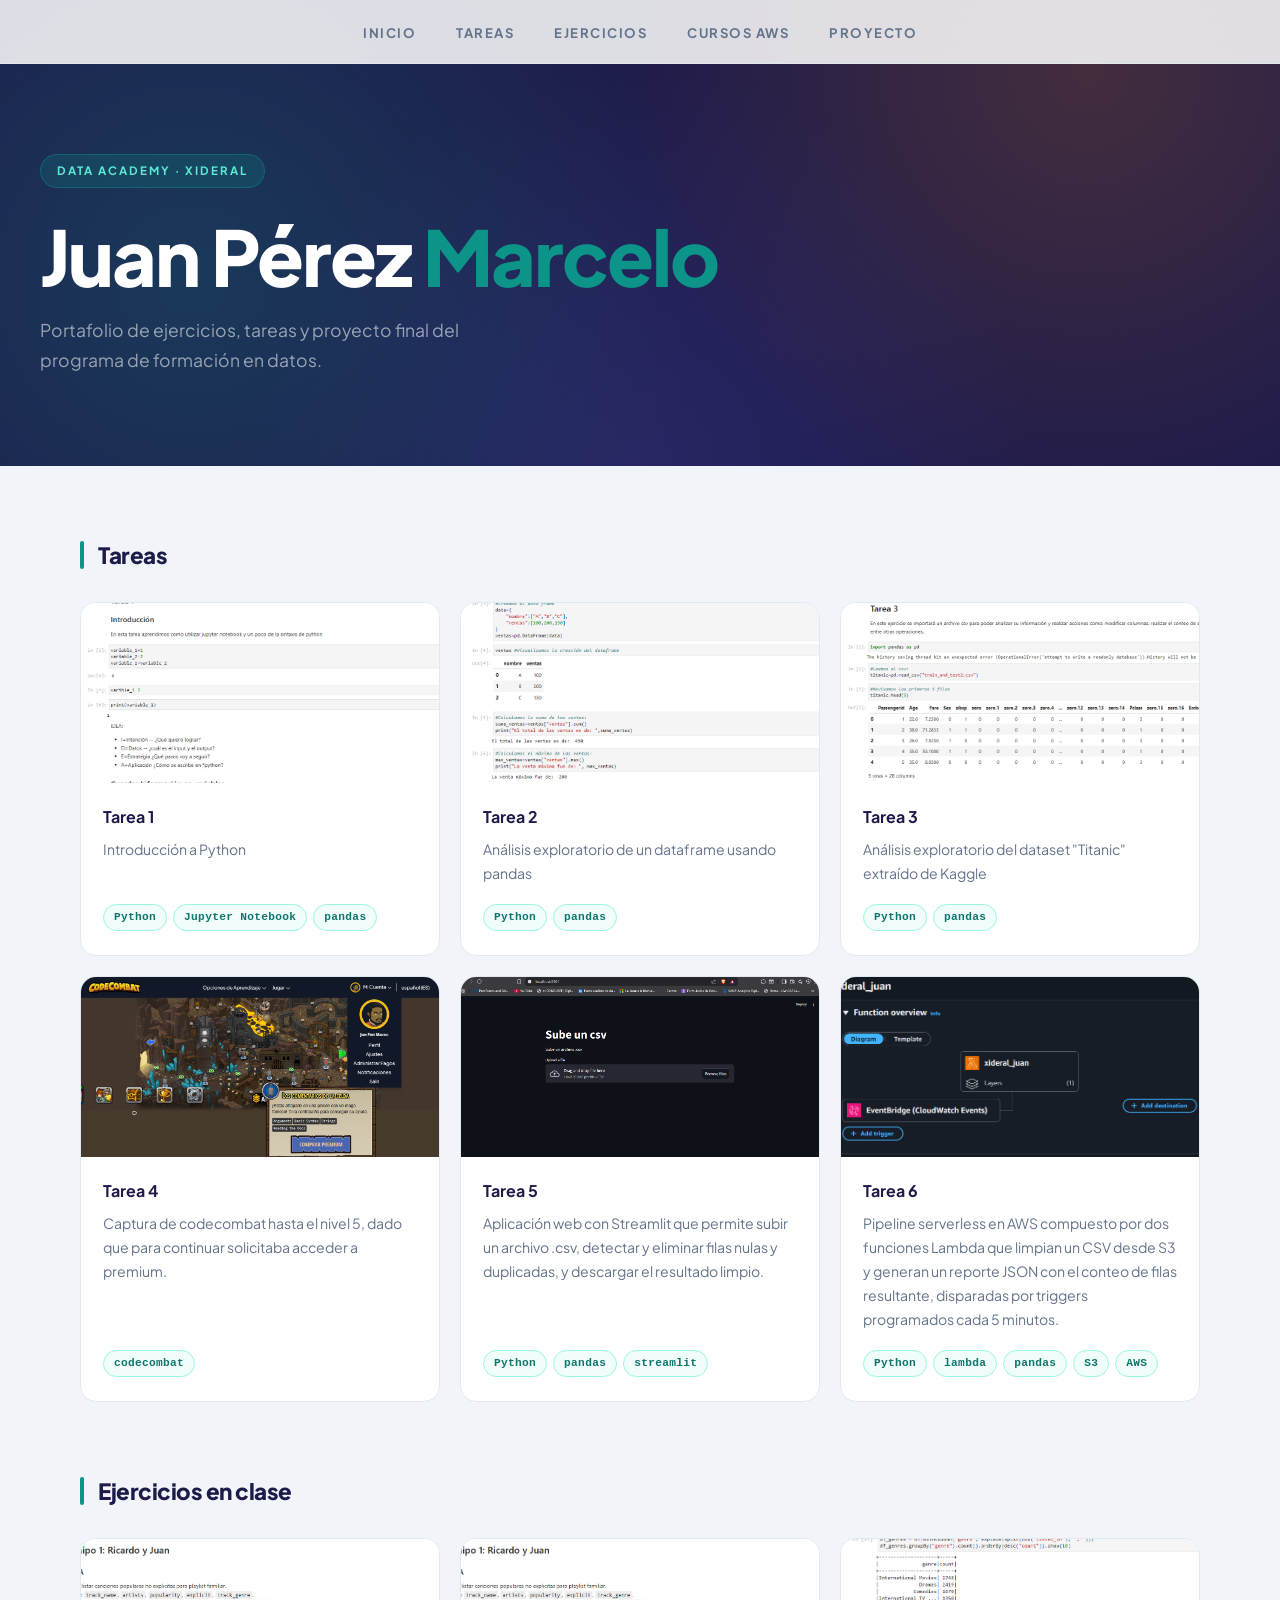
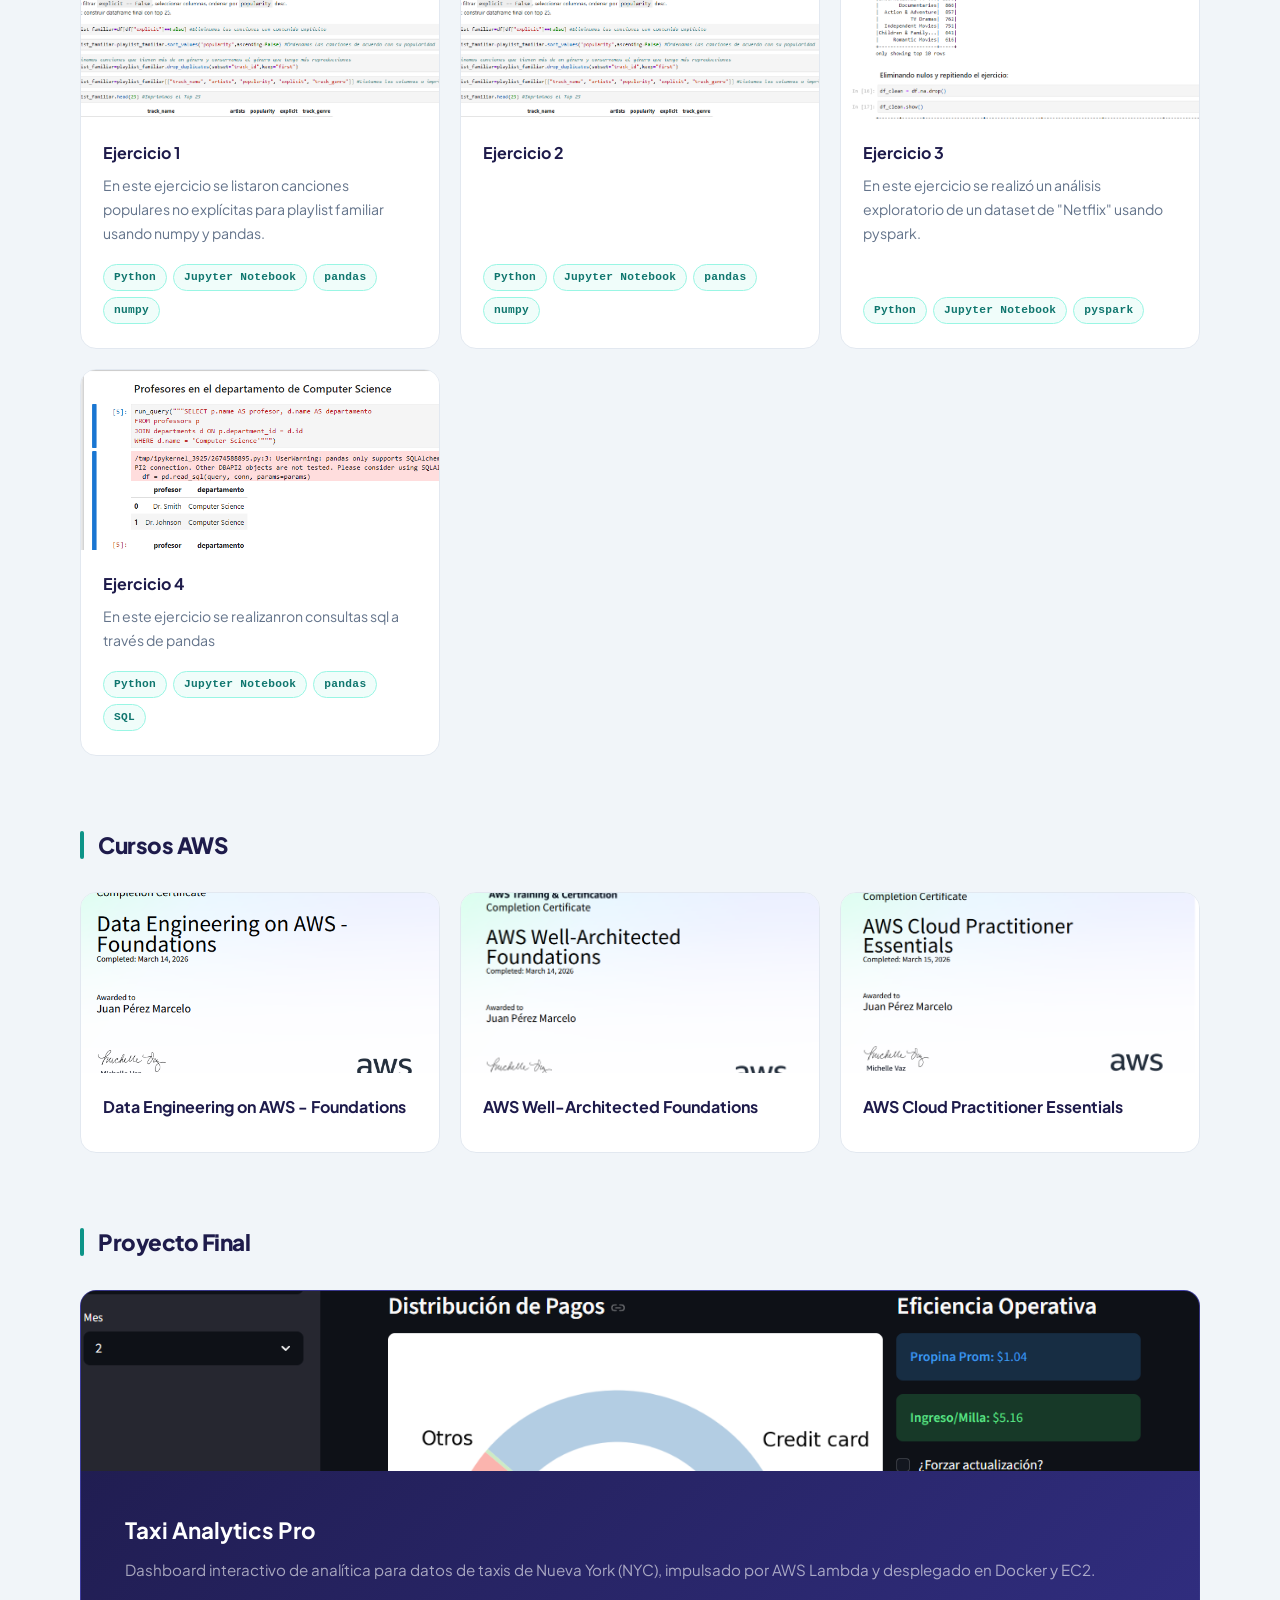
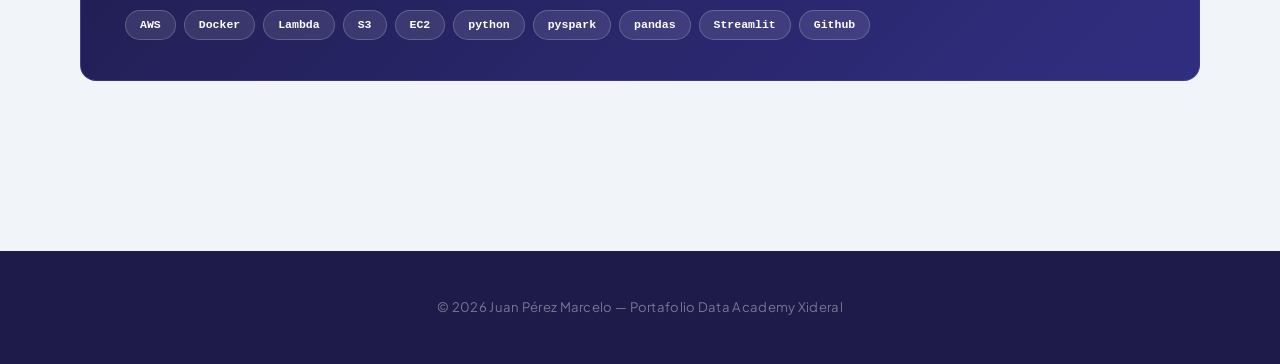
<file: index.html>
<!DOCTYPE html>
<html lang="es">
<head>
  <meta charset="UTF-8">
  <meta name="viewport" content="width=device-width, initial-scale=1.0">
  <title>Juan | Data Academy Portfolio</title>
  <link rel="stylesheet" href="styles.css">
  <link href="https://fonts.googleapis.com/css2?family=Plus+Jakarta+Sans:wght@400;600;700;800&display=swap" rel="stylesheet">
</head>
<body>

  <nav>
    <ul>
      <li><a href="#inicio">Inicio</a></li>
      <li><a href="#tareas">Tareas</a></li>
      <li><a href="#ejercicios">Ejercicios</a></li>
      <li><a href="#cursos">Cursos AWS</a></li>
      <li><a href="#proyecto">Proyecto</a></li>
    </ul>
  </nav>

  <div class="hero" id="inicio">
    <div class="hero-inner">
      <div class="hero-badge">Data Academy · Xideral</div>
      <h1>Juan Pérez <span>Marcelo</span></h1>
      <p>Portafolio de ejercicios, tareas y proyecto final del programa de formación en datos.</p>
    </div>
  </div>

  <main>
    <section id="tareas">
      <div class="section-header">
        <h2>Tareas</h2>
      </div>
      <div class="cards-grid">
        <div class="card">
          <div class="card-image">
            <img src="images/tarea_1.png" alt="Captura de Tarea 1">
          </div>
          <div class="card-content">
            <h3><a href="tareas/tarea1.html">Tarea 1</a></h3>
            <p>Introducción a Python</p>
            <div class="tags">
              <span class="tag">Python</span>
              <span class="tag">Jupyter Notebook</span>
              <span class="tag">pandas</span>
            </div>
          </div>
        </div>
          <div class="card">
          <div class="card-image">
            <img src="images/tarea_2.png" alt="Captura de Tarea 2">
          </div>
          <div class="card-content">
            <h3><a href="tareas/tarea_2.html">Tarea 2</a></h3>
            <p>Análisis exploratorio de un dataframe usando pandas</p>
            <div class="tags">
              <span class="tag">Python</span>
              <span class="tag">pandas</span>
            </div>
          </div>
        </div> 
          <div class="card">
          <div class="card-image">
            <img src="images/tarea_3.png" alt="Captura de Tarea 3">
          </div>
          <div class="card-content">
            <h3><a href="tareas/Tarea3_Titanic.html">Tarea 3</a></h3>
            <p>Análisis exploratorio del dataset "Titanic" extraído de Kaggle</p>
            <div class="tags">
              <span class="tag">Python</span>
              <span class="tag">pandas</span>
            </div>
          </div>
        </div>  
      <div class="card">
          <div class="card-image">
            <img src="images/tarea_4.png" alt="Captura de Tarea 4">
          </div>
          <div class="card-content">
            <h3><a href="images/tarea_4.png">Tarea 4</a></h3>
            <p>Captura de codecombat hasta el nivel 5,  dado que para continuar solicitaba acceder a premium.</p>
            <div class="tags">
              <span class="tag">codecombat</span>
            </div>
          </div>
        </div>  
      <div class="card">
          <div class="card-image">
            <img src="images/tarea2.png" alt="Captura de Tarea 2">
          </div>
          <div class="card-content">
            <h3><a href="tareas/tarea2.html">Tarea 5</a></h3>
            <p>Aplicación web con Streamlit que permite subir un archivo .csv, detectar y eliminar filas nulas y duplicadas, y descargar el resultado limpio.</p>
            <div class="tags">
              <span class="tag">Python</span>
              <span class="tag">pandas</span>
              <span class="tag">streamlit</span>
            </div>
          </div>
        </div>
        <div class="card">
          <div class="card-image">
            <img src="images/lambda1.png" alt="Captura de ejercicio 2">
          </div>
          <div class="card-content">
            <h3><a href="ejercicios/ejercicio2.html">Tarea 6</a></h3>
            <p>Pipeline serverless en AWS compuesto por dos funciones Lambda que limpian un CSV desde S3 y generan un reporte JSON con el conteo de filas resultante, disparadas por triggers programados cada 5 minutos.</p>
            <div class="tags">
              <span class="tag">Python</span>
              <span class="tag">lambda</span>
              <span class="tag">pandas</span>
              <span class="tag">S3</span>
              <span class="tag">AWS</span>
            </div>
          </div>
        </div>
      </div>
    </section>

    <section id="ejercicios">
      <div class="section-header">
        <h2>Ejercicios en clase</h2>
      </div>
      <div class="cards-grid">
        <div class="card">
          <div class="card-image">
            <img src="images/ejercicio1.png" alt="Captura de ejercicio 1">
          </div>
          <div class="card-content">
            <h3><a href="./Ejercicio_1">Ejercicio 1</a></h3>
            <p>En este ejercicio se listaron canciones populares no explícitas para playlist familiar usando numpy y pandas.</p>
            <div class="tags">
              <span class="tag">Python</span>
              <span class="tag">Jupyter Notebook</span>
              <span class="tag">pandas</span>
              <span class="tag">numpy</span>
            </div>
          </div>
        </div>
         <div class="card">
          <div class="card-image">
            <img src="images/ejercicio1.png" alt="Captura de ejercicio 1">
          </div>
          <div class="card-content">
            <h3><a href="./Ejercicio_1">Ejercicio 2</a></h3>
            <p></p>
            <div class="tags">
              <span class="tag">Python</span>
              <span class="tag">Jupyter Notebook</span>
              <span class="tag">pandas</span>
              <span class="tag">numpy</span>
            </div>
          </div>
        </div>
         <div class="card">
          <div class="card-image">
            <img src="images/ejercicio_3.png" alt="Captura de ejercicio 3">
          </div>
          <div class="card-content">
            <h3><a href="ejercicios/Ejercicio_3.html">Ejercicio 3</a></h3>
            <p>En este ejercicio se realizó un análisis exploratorio de un dataset de "Netflix" usando pyspark.</p>
            <div class="tags">
              <span class="tag">Python</span>
              <span class="tag">Jupyter Notebook</span>
              <span class="tag">pyspark</span>
            </div>
          </div>
        </div>
         <div class="card">
          <div class="card-image">
            <img src="images/ejercicio_4.png" alt="Captura de ejercicio 4">
          </div>
          <div class="card-content">
            <h3><a href="ejercicios/Actividad_sql">Ejercicio 4</a></h3>
            <p>En este ejercicio se realizanron consultas sql a través de pandas </p>
            <div class="tags">
              <span class="tag">Python</span>
              <span class="tag">Jupyter Notebook</span>
              <span class="tag">pandas</span>
              <span class="tag">SQL</span>
            </div>
          </div>
        </div>
      </div>
    </section>

    <section id="cursos">
      <div class="section-header">
        <h2>Cursos AWS</h2>
      </div>
      <div class="cards-grid">
        <div class="card">
          <div class="card-image">
            <img src="images/curso1.png" alt="Captura del certificado del curso Data Engineering on AWS - Foundations">
          </div>
          <div class="card-content">
            <h3><a href="cursos/Data_Engineering_on_AWS_Foundations.pdf">Data Engineering on AWS - Foundations</a></h3>
            <p></p>
          </div>
        </div>
       <div class="card">
          <div class="card-image">
            <img src="images/curso2.png" alt="Captura del certificado del curso AWS Well-Architected Foundations">
          </div>
          <div class="card-content">
            <h3><a href="cursos/AWS_Well_Architected_Foundations.pdf">AWS Well-Architected Foundations</a></h3>
            <p></p>
          </div>
        </div>
               <div class="card">
          <div class="card-image">
            <img src="images/curso3.png" alt="Captura del certificado del curso AWS Cloud Practitioner Essentials">
          </div>
          <div class="card-content">
            <h3><a href="cursos/AWS_Cloud_Practitioner_Essentials.pdf">AWS Cloud Practitioner Essentials</a></h3>
            <p></p>
          </div>
        </div>
    </section>

    <section id="proyecto">
      <div class="section-header">
        <h2>Proyecto Final</h2>
      </div>
      <div class="cards-grid">
        <div class="card featured">
          <div class="card-image">
            <img src="images/proyecto_final_captura.png" alt="Captura del proyecto final">
          </div>
          <div class="card-content">
            <h3><a href="proyecto_final.html">Taxi Analytics Pro</a></h3>
            <p> Dashboard interactivo de analítica para datos de taxis de Nueva York (NYC), impulsado por AWS Lambda y desplegado en Docker y EC2.</p>
            <div class="tech-stack">
              <span>AWS</span>
              <span>Docker</span>
              <span>Lambda</span>
              <span>S3</span>
              <span>EC2</span>
              <span>python</span>
              <span>pyspark</span>
              <span>pandas</span>
              <span>Streamlit</span>
              <span>Github</span>
            </div>
          </div>
        </div>
      </div>
    </section>
  </main>

  <footer>
    <p>© 2026 Juan Pérez Marcelo — Portafolio Data Academy Xideral</p>
  </footer>

</body>
</html>
</file>
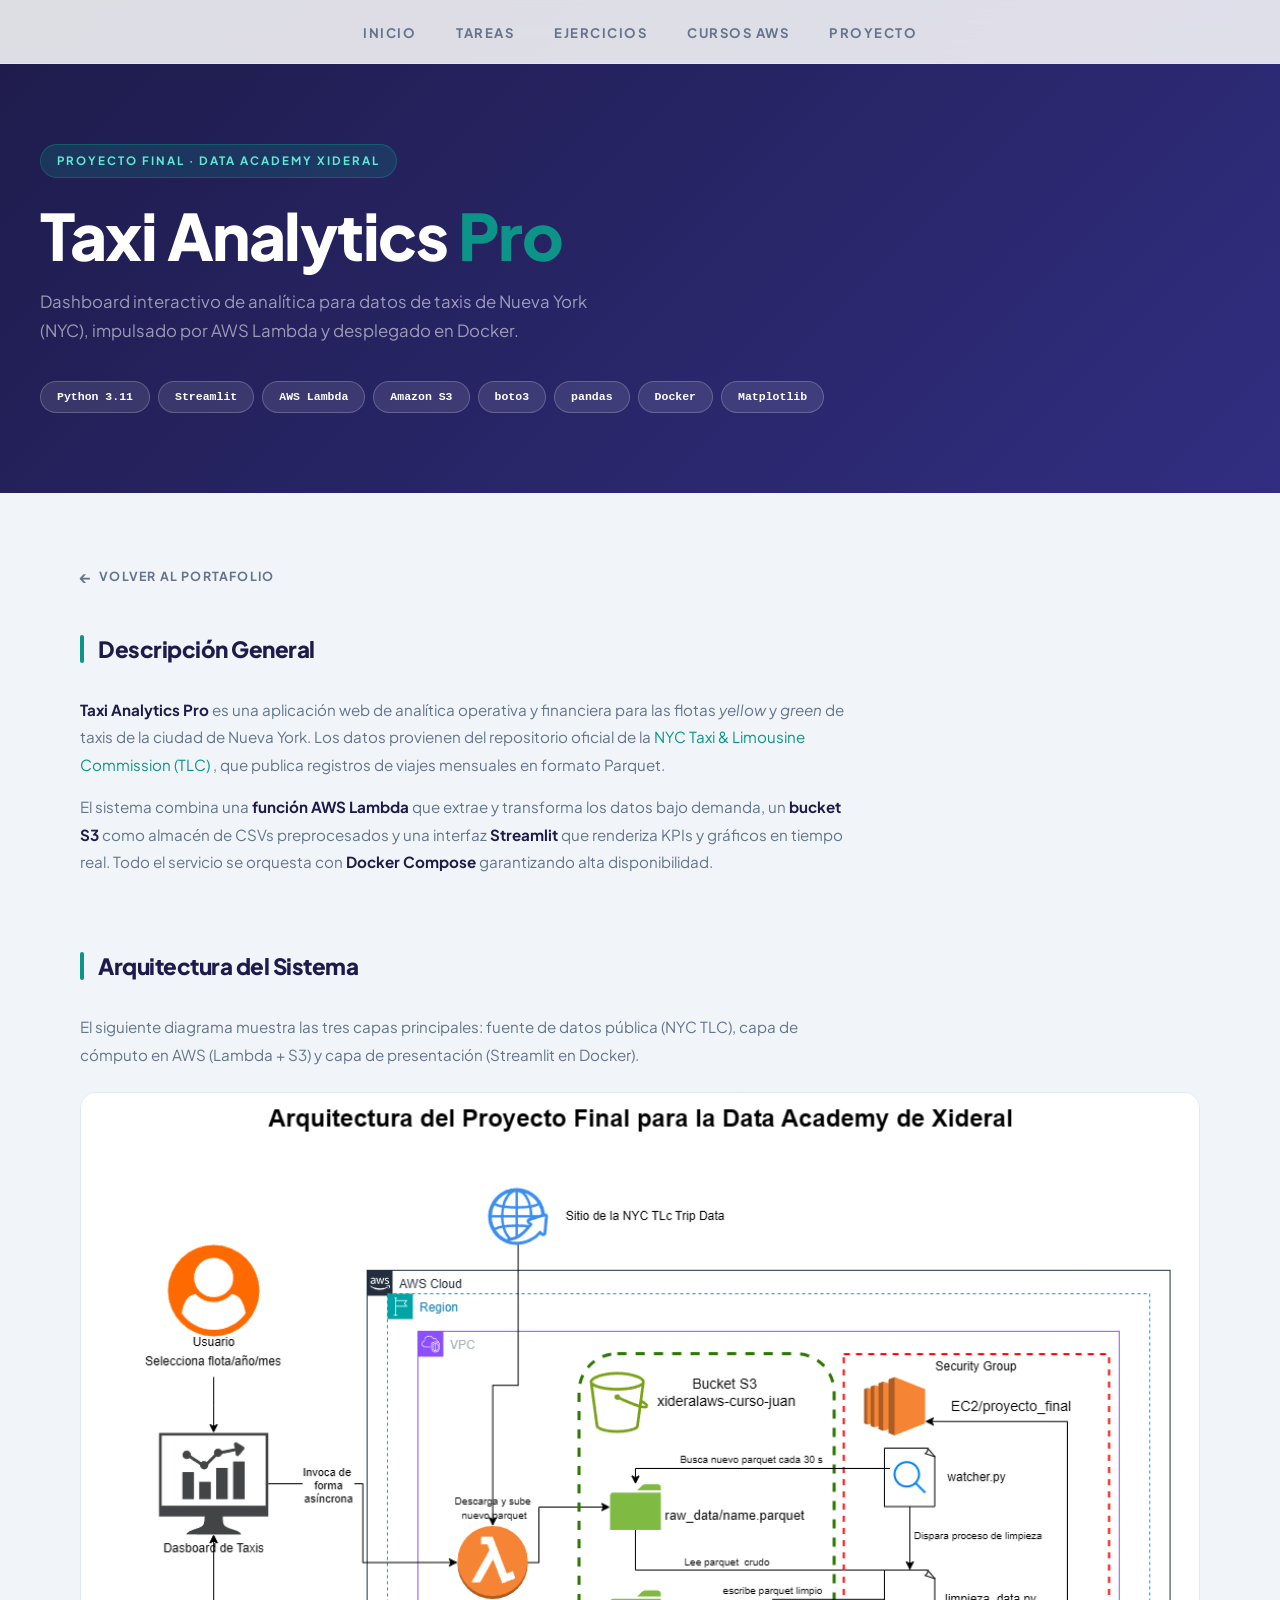
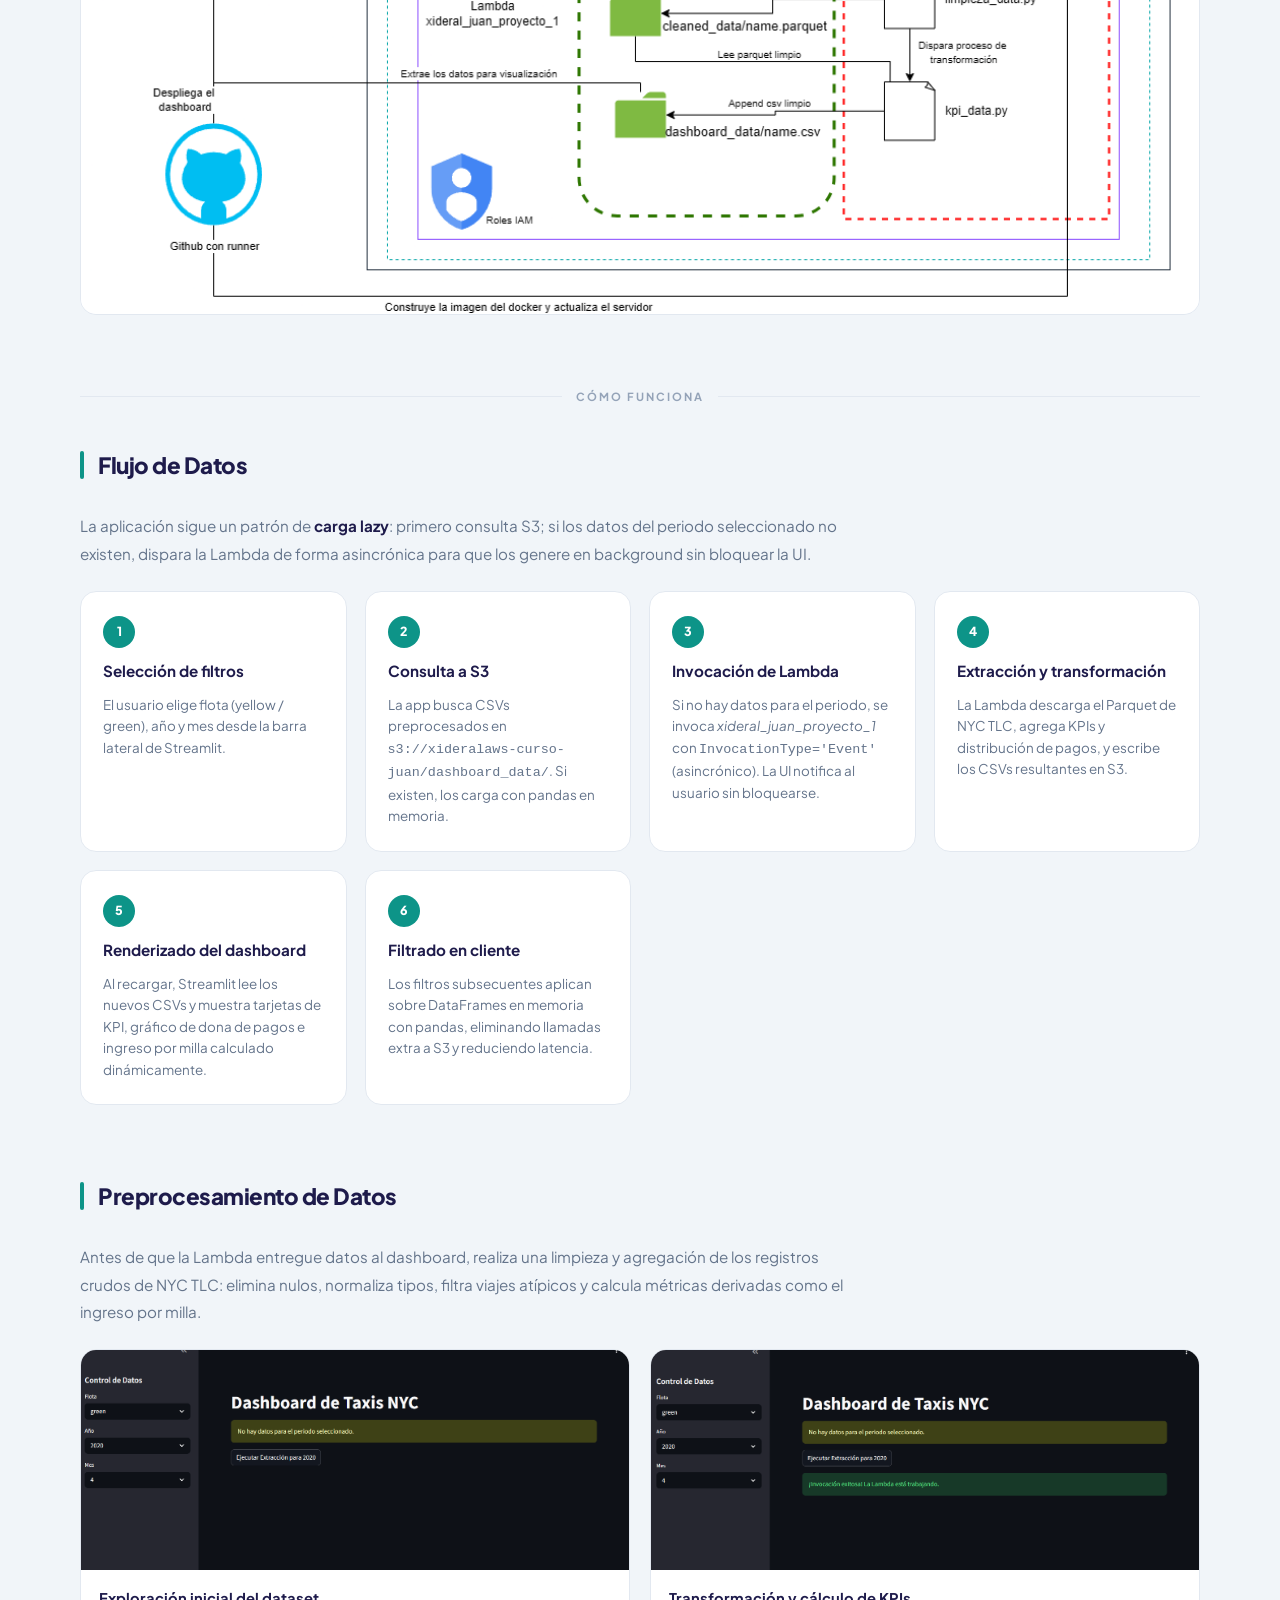
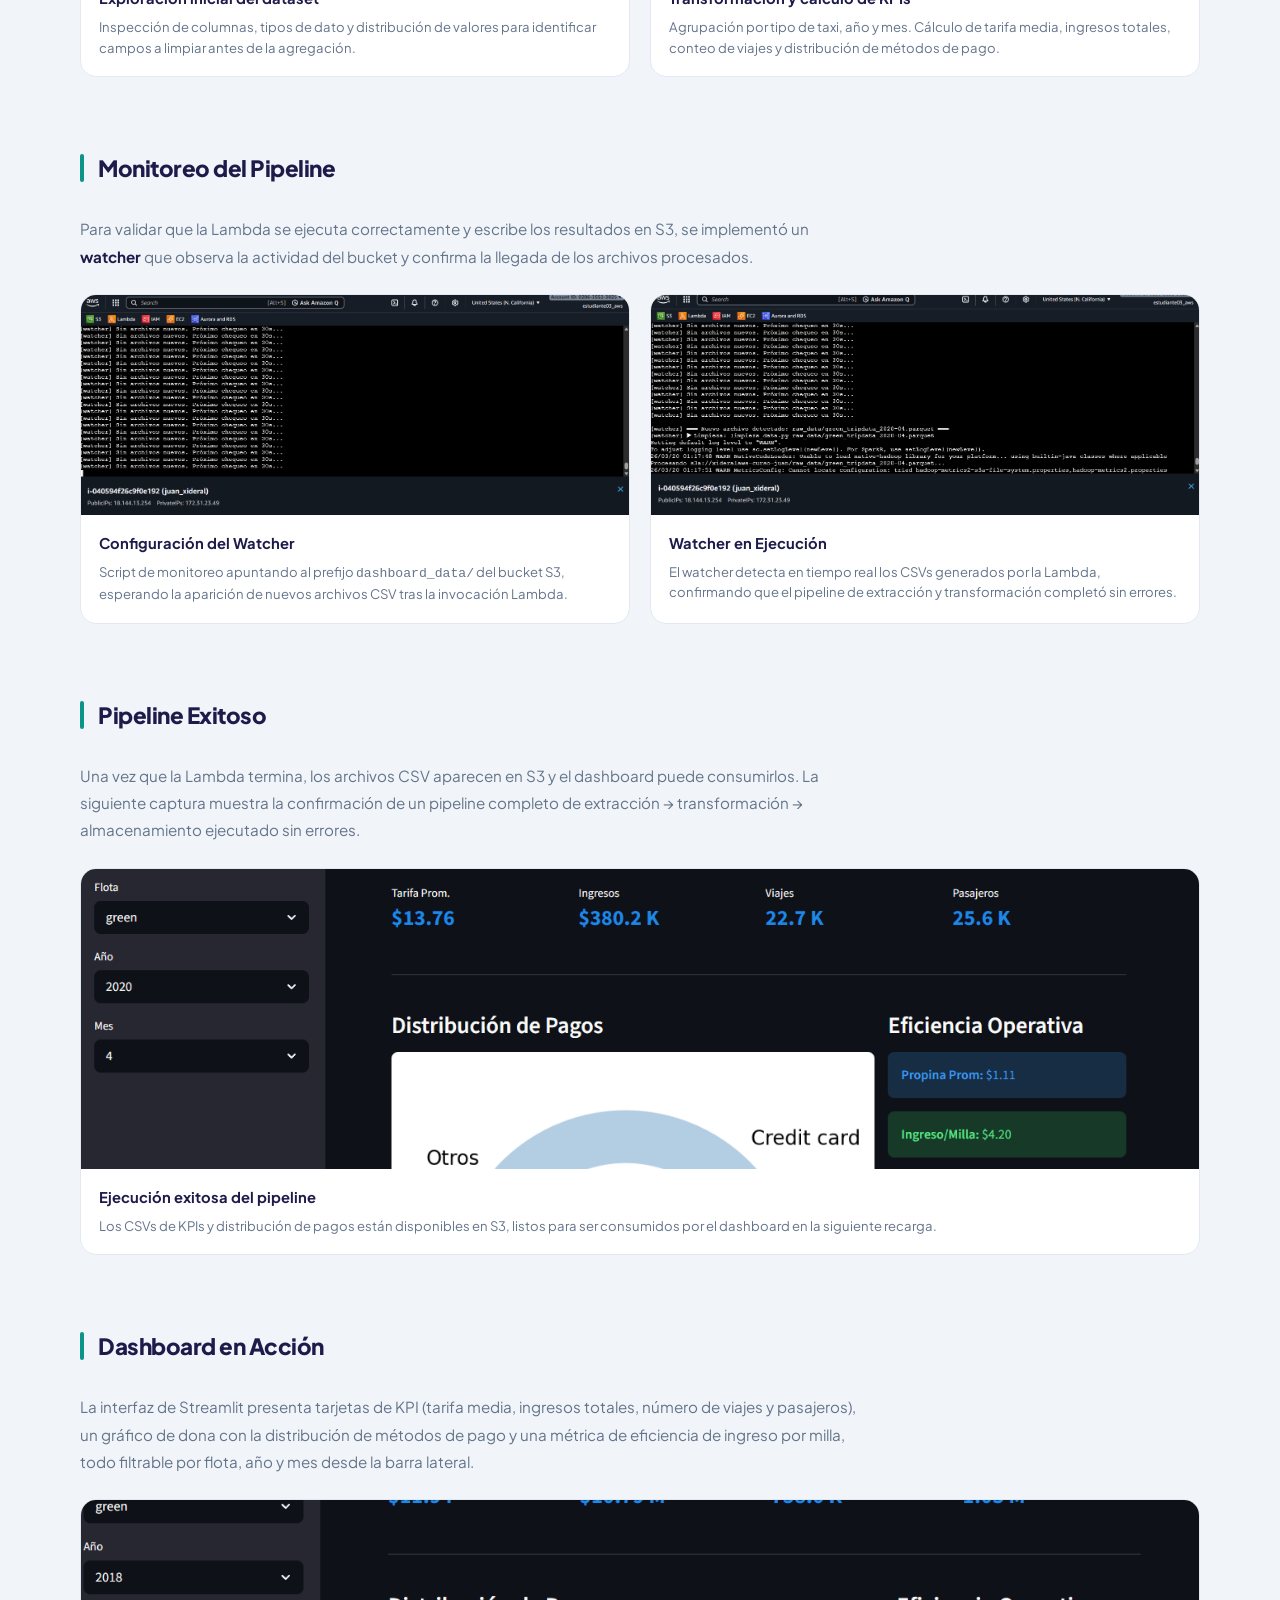
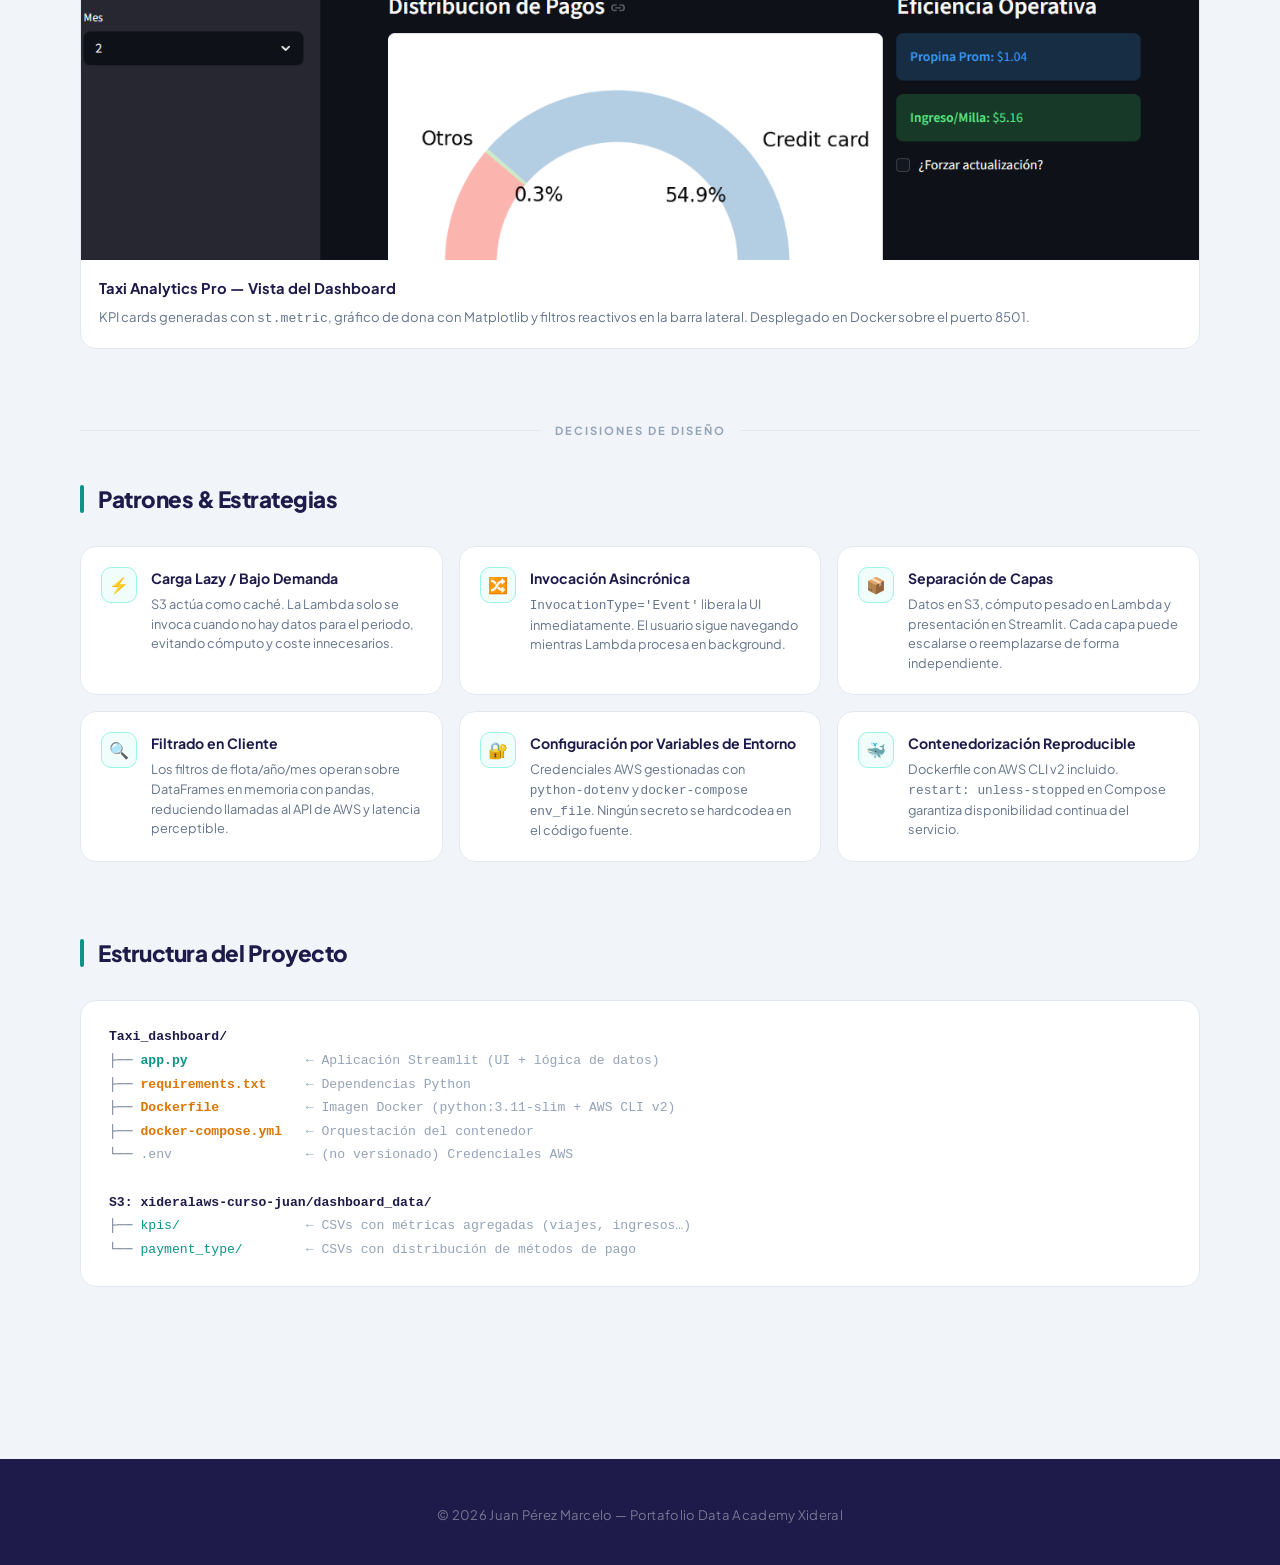
<file: proyecto_final.html>
<!DOCTYPE html>
<html lang="es">
<head>
  <meta charset="UTF-8">
  <meta name="viewport" content="width=device-width, initial-scale=1.0">
  <title>Taxi Analytics Pro — Proyecto Final</title>
  <link rel="stylesheet" href="styles.css">
  <link href="https://fonts.googleapis.com/css2?family=Plus+Jakarta+Sans:wght@400;600;700;800&display=swap" rel="stylesheet">
  <style>
    /* ── Extras exclusivos de esta página ── */

    .back-link {
      display: inline-flex;
      align-items: center;
      gap: 6px;
      font-size: 0.78rem;
      font-weight: 700;
      text-transform: uppercase;
      letter-spacing: 1.2px;
      color: var(--text-muted);
      text-decoration: none;
      margin-bottom: 40px;
      transition: color 0.2s;
    }
    .back-link:hover { color: var(--accent); }
    .back-link::before { content: '←'; font-size: 1rem; }

    /* Hero del proyecto */
    .project-hero {
      background: linear-gradient(135deg, var(--primary) 0%, #312e81 100%);
      padding: calc(var(--nav-h) + 80px) 40px 80px;
    }
    .project-hero-inner {
      max-width: 1200px;
      margin: 0 auto;
      animation: fadeInUp 0.7s ease-out;
    }
    .project-hero .hero-badge { margin-bottom: 22px; }
    .project-hero h1 {
      font-size: clamp(2.4rem, 5vw, 4rem);
      font-weight: 800;
      color: #fff;
      margin: 0 0 18px;
      letter-spacing: -1.5px;
      line-height: 1.1;
    }
    .project-hero h1 span { color: var(--accent); }
    .project-hero .subtitle {
      font-size: 1.05rem;
      color: rgba(255,255,255,0.55);
      max-width: 560px;
      margin: 0 0 36px;
    }
    .hero-tags {
      display: flex;
      flex-wrap: wrap;
      gap: 8px;
    }
    .hero-tags span {
      background: rgba(255,255,255,0.1);
      border: 1px solid rgba(255,255,255,0.2);
      color: #fff;
      padding: 5px 16px;
      border-radius: 100px;
      font-size: 0.72rem;
      font-weight: 700;
      font-family: 'Courier New', monospace;
    }

    /* Secciones de contenido */
    .content-section {
      margin-bottom: 72px;
    }

    /* Descripción en prosa */
    .prose {
      color: var(--text-muted);
      font-size: 0.95rem;
      line-height: 1.8;
      max-width: 780px;
    }
    .prose strong { color: var(--primary); font-weight: 700; }
    .prose a { color: var(--accent); text-decoration: none; }
    .prose a:hover { text-decoration: underline; }

    /* Arquitectura — imagen full-width */
    .arch-wrapper {
      background: var(--surface);
      border: 1px solid var(--border);
      border-radius: var(--card-radius);
      overflow: hidden;
      margin-top: 24px;
    }
    .arch-wrapper img {
      width: 100%;
      height: auto;
      display: block;
    }

    /* Flujo de datos — pasos */
    .flow-grid {
      display: grid;
      grid-template-columns: repeat(auto-fill, minmax(260px, 1fr));
      gap: 18px;
      margin-top: 24px;
    }
    .flow-step {
      background: var(--surface);
      border: 1px solid var(--border);
      border-radius: var(--card-radius);
      padding: 24px 22px;
      display: flex;
      flex-direction: column;
      gap: 10px;
      transition: box-shadow 0.3s ease, transform 0.3s ease, border-color 0.3s ease;
    }
    .flow-step:hover {
      transform: translateY(-4px);
      box-shadow: 0 14px 36px rgba(15,23,42,0.08);
      border-color: var(--accent);
    }
    .step-number {
      width: 32px;
      height: 32px;
      border-radius: 50%;
      background: var(--accent);
      color: #fff;
      font-size: 0.78rem;
      font-weight: 800;
      display: flex;
      align-items: center;
      justify-content: center;
    }
    .flow-step h4 {
      font-size: 0.95rem;
      font-weight: 700;
      color: var(--primary);
      margin: 0;
    }
    .flow-step p {
      font-size: 0.84rem;
      color: var(--text-muted);
      margin: 0;
      line-height: 1.6;
    }

    /* Galería de capturas — dos columnas */
    .screenshot-grid {
      display: grid;
      grid-template-columns: 1fr 1fr;
      gap: 20px;
      margin-top: 24px;
    }
    .screenshot-grid.single { grid-template-columns: 1fr; }

    .screenshot-card {
      background: var(--surface);
      border: 1px solid var(--border);
      border-radius: var(--card-radius);
      overflow: hidden;
      display: flex;
      flex-direction: column;
      transition: box-shadow 0.3s ease, transform 0.3s ease, border-color 0.3s ease;
    }
    .screenshot-card:hover {
      transform: translateY(-4px);
      box-shadow: 0 16px 40px rgba(15,23,42,0.1);
      border-color: var(--accent);
    }
    .screenshot-card .sc-img {
      width: 100%;
      height: 220px;
      overflow: hidden;
      background: #e0f2fe;
    }
    .screenshot-card .sc-img img {
      width: 100%;
      height: 100%;
      object-fit: cover;
      transition: transform 0.5s ease;
    }
    .screenshot-card:hover .sc-img img { transform: scale(1.04); }
    .screenshot-card .sc-caption {
      padding: 16px 18px 18px;
    }
    .screenshot-card .sc-caption h4 {
      font-size: 0.92rem;
      font-weight: 700;
      color: var(--primary);
      margin: 0 0 6px;
    }
    .screenshot-card .sc-caption p {
      font-size: 0.82rem;
      color: var(--text-muted);
      margin: 0;
      line-height: 1.55;
    }

    /* Patrones de diseño — lista de pills */
    .patterns-list {
      display: grid;
      grid-template-columns: repeat(auto-fill, minmax(280px, 1fr));
      gap: 16px;
      margin-top: 24px;
    }
    .pattern-item {
      background: var(--surface);
      border: 1px solid var(--border);
      border-radius: var(--card-radius);
      padding: 20px 20px;
      display: flex;
      gap: 14px;
      align-items: flex-start;
      transition: border-color 0.25s;
    }
    .pattern-item:hover { border-color: var(--accent); }
    .pattern-icon {
      width: 36px;
      height: 36px;
      border-radius: 10px;
      background: #f0fdfa;
      border: 1px solid #99f6e4;
      display: flex;
      align-items: center;
      justify-content: center;
      font-size: 1rem;
      flex-shrink: 0;
    }
    .pattern-item h4 {
      font-size: 0.88rem;
      font-weight: 700;
      color: var(--primary);
      margin: 0 0 4px;
    }
    .pattern-item p {
      font-size: 0.8rem;
      color: var(--text-muted);
      margin: 0;
      line-height: 1.55;
    }

    /* Separador con label */
    .divider-label {
      display: flex;
      align-items: center;
      gap: 14px;
      margin: 52px 0 40px;
    }
    .divider-label span {
      font-size: 0.7rem;
      font-weight: 700;
      text-transform: uppercase;
      letter-spacing: 2px;
      color: var(--text-soft);
      white-space: nowrap;
    }
    .divider-label::before,
    .divider-label::after {
      content: '';
      flex: 1;
      height: 1px;
      background: var(--border);
    }

    /* Responsive */
    @media (max-width: 768px) {
      .project-hero { padding: calc(var(--nav-h) + 48px) 24px 52px; }
      .screenshot-grid { grid-template-columns: 1fr; }
      .flow-grid { grid-template-columns: 1fr; }
      .patterns-list { grid-template-columns: 1fr; }
      .screenshot-card .sc-img { height: 180px; }
    }
  </style>
</head>
<body>

  <nav>
    <ul>
      <li><a href="index.html#inicio">Inicio</a></li>
      <li><a href="index.html#tareas">Tareas</a></li>
      <li><a href="index.html#ejercicios">Ejercicios</a></li>
      <li><a href="index.html#cursos">Cursos AWS</a></li>
      <li><a href="index.html#proyecto">Proyecto</a></li>
    </ul>
  </nav>

  <!-- ── HERO ── -->
  <div class="project-hero">
    <div class="project-hero-inner">
      <div class="hero-badge">Proyecto Final · Data Academy Xideral</div>
      <h1>Taxi Analytics <span>Pro</span></h1>
      <p class="subtitle">
        Dashboard interactivo de analítica para datos de taxis de Nueva York (NYC),
        impulsado por AWS Lambda y desplegado en Docker.
      </p>
      <div class="hero-tags">
        <span>Python 3.11</span>
        <span>Streamlit</span>
        <span>AWS Lambda</span>
        <span>Amazon S3</span>
        <span>boto3</span>
        <span>pandas</span>
        <span>Docker</span>
        <span>Matplotlib</span>
      </div>
    </div>
  </div>

  <!-- ── CONTENIDO ── -->
  <main>
    <a href="index.html" class="back-link">Volver al portafolio</a>

    <!-- 1. DESCRIPCIÓN GENERAL -->
    <section class="content-section">
      <div class="section-header"><h2>Descripción General</h2></div>
      <p class="prose">
        <strong>Taxi Analytics Pro</strong> es una aplicación web de analítica operativa y financiera
        para las flotas <em>yellow</em> y <em>green</em> de taxis de la ciudad de Nueva York.
        Los datos provienen del repositorio oficial de la
        <a href="https://www.nyc.gov/site/tlc/about/tlc-trip-record-data.page" target="_blank" rel="noopener">
          NYC Taxi &amp; Limousine Commission (TLC)
        </a>,
        que publica registros de viajes mensuales en formato Parquet.
      </p>
      <p class="prose" style="margin-top:14px;">
        El sistema combina una <strong>función AWS Lambda</strong> que extrae y transforma los datos
        bajo demanda, un <strong>bucket S3</strong> como almacén de CSVs preprocesados y una
        interfaz <strong>Streamlit</strong> que renderiza KPIs y gráficos en tiempo real.
        Todo el servicio se orquesta con <strong>Docker Compose</strong> garantizando alta disponibilidad.
      </p>
    </section>

    <!-- 2. ARQUITECTURA -->
    <section class="content-section">
      <div class="section-header"><h2>Arquitectura del Sistema</h2></div>
      <p class="prose">
        El siguiente diagrama muestra las tres capas principales: fuente de datos pública (NYC TLC),
        capa de cómputo en AWS (Lambda + S3) y capa de presentación (Streamlit en Docker).
      </p>
      <div class="arch-wrapper">
        <img src="images/arquitectura_proyecto_final.png" alt="Diagrama de arquitectura del proyecto final">
      </div>
    </section>

    <div class="divider-label"><span>Cómo funciona</span></div>

    <!-- 3. FLUJO DE DATOS -->
    <section class="content-section">
      <div class="section-header"><h2>Flujo de Datos</h2></div>
      <p class="prose">
        La aplicación sigue un patrón de <strong>carga lazy</strong>: primero consulta S3;
        si los datos del periodo seleccionado no existen, dispara la Lambda de forma asincrónica
        para que los genere en background sin bloquear la UI.
      </p>
      <div class="flow-grid">
        <div class="flow-step">
          <div class="step-number">1</div>
          <h4>Selección de filtros</h4>
          <p>El usuario elige flota (yellow / green), año y mes desde la barra lateral de Streamlit.</p>
        </div>
        <div class="flow-step">
          <div class="step-number">2</div>
          <h4>Consulta a S3</h4>
          <p>La app busca CSVs preprocesados en <code>s3://xideralaws-curso-juan/dashboard_data/</code>.
             Si existen, los carga con pandas en memoria.</p>
        </div>
        <div class="flow-step">
          <div class="step-number">3</div>
          <h4>Invocación de Lambda</h4>
          <p>Si no hay datos para el periodo, se invoca <em>xideral_juan_proyecto_1</em> con
             <code>InvocationType='Event'</code> (asincrónico). La UI notifica al usuario sin bloquearse.</p>
        </div>
        <div class="flow-step">
          <div class="step-number">4</div>
          <h4>Extracción y transformación</h4>
          <p>La Lambda descarga el Parquet de NYC TLC, agrega KPIs y distribución de pagos,
             y escribe los CSVs resultantes en S3.</p>
        </div>
        <div class="flow-step">
          <div class="step-number">5</div>
          <h4>Renderizado del dashboard</h4>
          <p>Al recargar, Streamlit lee los nuevos CSVs y muestra tarjetas de KPI, gráfico de dona
             de pagos e ingreso por milla calculado dinámicamente.</p>
        </div>
        <div class="flow-step">
          <div class="step-number">6</div>
          <h4>Filtrado en cliente</h4>
          <p>Los filtros subsecuentes aplican sobre DataFrames en memoria con pandas,
             eliminando llamadas extra a S3 y reduciendo latencia.</p>
        </div>
      </div>
    </section>

    <!-- 4. PREPROCESAMIENTO — imágenes pre_1 y pre_2 -->
    <section class="content-section">
      <div class="section-header"><h2>Preprocesamiento de Datos</h2></div>
      <p class="prose">
        Antes de que la Lambda entregue datos al dashboard, realiza una limpieza y
        agregación de los registros crudos de NYC TLC: elimina nulos, normaliza tipos,
        filtra viajes atípicos y calcula métricas derivadas como el ingreso por milla.
      </p>
      <div class="screenshot-grid">
        <div class="screenshot-card">
          <div class="sc-img">
            <img src="images/pre_1.png" alt="Preprocesamiento – paso 1">
          </div>
          <div class="sc-caption">
            <h4>Exploración inicial del dataset</h4>
            <p>Inspección de columnas, tipos de dato y distribución de valores para identificar
               campos a limpiar antes de la agregación.</p>
          </div>
        </div>
        <div class="screenshot-card">
          <div class="sc-img">
            <img src="images/pre_2.png" alt="Preprocesamiento – paso 2">
          </div>
          <div class="sc-caption">
            <h4>Transformación y cálculo de KPIs</h4>
            <p>Agrupación por tipo de taxi, año y mes. Cálculo de tarifa media, ingresos totales,
               conteo de viajes y distribución de métodos de pago.</p>
          </div>
        </div>
      </div>
    </section>

    <!-- 5. WATCHER / MONITOREO -->
    <section class="content-section">
      <div class="section-header"><h2>Monitoreo del Pipeline</h2></div>
      <p class="prose">
        Para validar que la Lambda se ejecuta correctamente y escribe los resultados en S3,
        se implementó un <strong>watcher</strong> que observa la actividad del bucket y
        confirma la llegada de los archivos procesados.
      </p>
      <div class="screenshot-grid">
        <div class="screenshot-card">
          <div class="sc-img">
            <img src="images/watcher_captura.png" alt="Watcher – configuración">
          </div>
          <div class="sc-caption">
            <h4>Configuración del Watcher</h4>
            <p>Script de monitoreo apuntando al prefijo <code>dashboard_data/</code> del bucket S3,
               esperando la aparición de nuevos archivos CSV tras la invocación Lambda.</p>
          </div>
        </div>
        <div class="screenshot-card">
          <div class="sc-img">
            <img src="images/watcher_funcionando.png" alt="Watcher – en ejecución">
          </div>
          <div class="sc-caption">
            <h4>Watcher en Ejecución</h4>
            <p>El watcher detecta en tiempo real los CSVs generados por la Lambda,
               confirmando que el pipeline de extracción y transformación completó sin errores.</p>
          </div>
        </div>
      </div>
    </section>

    <!-- 6. PIPELINE EXITOSO -->
    <section class="content-section">
      <div class="section-header"><h2>Pipeline Exitoso</h2></div>
      <p class="prose">
        Una vez que la Lambda termina, los archivos CSV aparecen en S3 y el dashboard
        puede consumirlos. La siguiente captura muestra la confirmación de un pipeline
        completo de extracción → transformación → almacenamiento ejecutado sin errores.
      </p>
      <div class="screenshot-grid single">
        <div class="screenshot-card">
          <div class="sc-img" style="height: 300px;">
            <img src="images/pipeline_exitoso.png" alt="Pipeline exitoso">
          </div>
          <div class="sc-caption">
            <h4>Ejecución exitosa del pipeline</h4>
            <p>Los CSVs de KPIs y distribución de pagos están disponibles en S3,
               listos para ser consumidos por el dashboard en la siguiente recarga.</p>
          </div>
        </div>
      </div>
    </section>

    <!-- 7. DASHBOARD FINAL -->
    <section class="content-section">
      <div class="section-header"><h2>Dashboard en Acción</h2></div>
      <p class="prose">
        La interfaz de Streamlit presenta tarjetas de KPI (tarifa media, ingresos totales,
        número de viajes y pasajeros), un gráfico de dona con la distribución de métodos
        de pago y una métrica de eficiencia de ingreso por milla, todo filtrable por
        flota, año y mes desde la barra lateral.
      </p>
      <div class="screenshot-grid single">
        <div class="screenshot-card">
          <div class="sc-img" style="height: 360px;">
            <img src="images/proyecto_final_captura.png" alt="Captura del dashboard Taxi Analytics Pro">
          </div>
          <div class="sc-caption">
            <h4>Taxi Analytics Pro — Vista del Dashboard</h4>
            <p>KPI cards generadas con <code>st.metric</code>, gráfico de dona con Matplotlib
               y filtros reactivos en la barra lateral. Desplegado en Docker sobre el puerto 8501.</p>
          </div>
        </div>
      </div>
    </section>

    <div class="divider-label"><span>Decisiones de diseño</span></div>

    <!-- 8. PATRONES DE DISEÑO -->
    <section class="content-section">
      <div class="section-header"><h2>Patrones &amp; Estrategias</h2></div>
      <div class="patterns-list">
        <div class="pattern-item">
          <div class="pattern-icon">⚡</div>
          <div>
            <h4>Carga Lazy / Bajo Demanda</h4>
            <p>S3 actúa como caché. La Lambda solo se invoca cuando no hay datos para el periodo,
               evitando cómputo y coste innecesarios.</p>
          </div>
        </div>
        <div class="pattern-item">
          <div class="pattern-icon">🔀</div>
          <div>
            <h4>Invocación Asincrónica</h4>
            <p><code>InvocationType='Event'</code> libera la UI inmediatamente. El usuario sigue
               navegando mientras Lambda procesa en background.</p>
          </div>
        </div>
        <div class="pattern-item">
          <div class="pattern-icon">📦</div>
          <div>
            <h4>Separación de Capas</h4>
            <p>Datos en S3, cómputo pesado en Lambda y presentación en Streamlit.
               Cada capa puede escalarse o reemplazarse de forma independiente.</p>
          </div>
        </div>
        <div class="pattern-item">
          <div class="pattern-icon">🔍</div>
          <div>
            <h4>Filtrado en Cliente</h4>
            <p>Los filtros de flota/año/mes operan sobre DataFrames en memoria con pandas,
               reduciendo llamadas al API de AWS y latencia perceptible.</p>
          </div>
        </div>
        <div class="pattern-item">
          <div class="pattern-icon">🔐</div>
          <div>
            <h4>Configuración por Variables de Entorno</h4>
            <p>Credenciales AWS gestionadas con <code>python-dotenv</code> y <code>docker-compose env_file</code>.
               Ningún secreto se hardcodea en el código fuente.</p>
          </div>
        </div>
        <div class="pattern-item">
          <div class="pattern-icon">🐳</div>
          <div>
            <h4>Contenedorización Reproducible</h4>
            <p>Dockerfile con AWS CLI v2 incluido. <code>restart: unless-stopped</code> en Compose
               garantiza disponibilidad continua del servicio.</p>
          </div>
        </div>
      </div>
    </section>

    <!-- 9. ESTRUCTURA DE ARCHIVOS -->
    <section class="content-section">
      <div class="section-header"><h2>Estructura del Proyecto</h2></div>
      <div class="card" style="padding: 0;">
        <div class="card-content" style="padding: 24px 28px; gap: 0;">
          <pre style="margin:0; font-family:'Courier New',monospace; font-size:0.82rem; color:var(--text-muted); line-height:1.8; overflow-x:auto;">
<span style="color:var(--primary);font-weight:700;">Taxi_dashboard/</span>
├── <span style="color:var(--accent);font-weight:700;">app.py</span>               <span style="color:var(--text-soft);">← Aplicación Streamlit (UI + lógica de datos)</span>
├── <span style="color:var(--accent-warm);font-weight:700;">requirements.txt</span>     <span style="color:var(--text-soft);">← Dependencias Python</span>
├── <span style="color:var(--accent-warm);font-weight:700;">Dockerfile</span>           <span style="color:var(--text-soft);">← Imagen Docker (python:3.11-slim + AWS CLI v2)</span>
├── <span style="color:var(--accent-warm);font-weight:700;">docker-compose.yml</span>   <span style="color:var(--text-soft);">← Orquestación del contenedor</span>
└── <span style="color:var(--text-soft);">.env</span>                 <span style="color:var(--text-soft);">← (no versionado) Credenciales AWS</span>

<span style="color:var(--primary);font-weight:700;">S3: xideralaws-curso-juan/dashboard_data/</span>
├── <span style="color:var(--accent);">kpis/</span>                <span style="color:var(--text-soft);">← CSVs con métricas agregadas (viajes, ingresos…)</span>
└── <span style="color:var(--accent);">payment_type/</span>        <span style="color:var(--text-soft);">← CSVs con distribución de métodos de pago</span></pre>
        </div>
      </div>
    </section>

  </main>

  <footer>
    <p>© 2026 Juan Pérez Marcelo — Portafolio Data Academy Xideral</p>
  </footer>

</body>
</html>
</file>
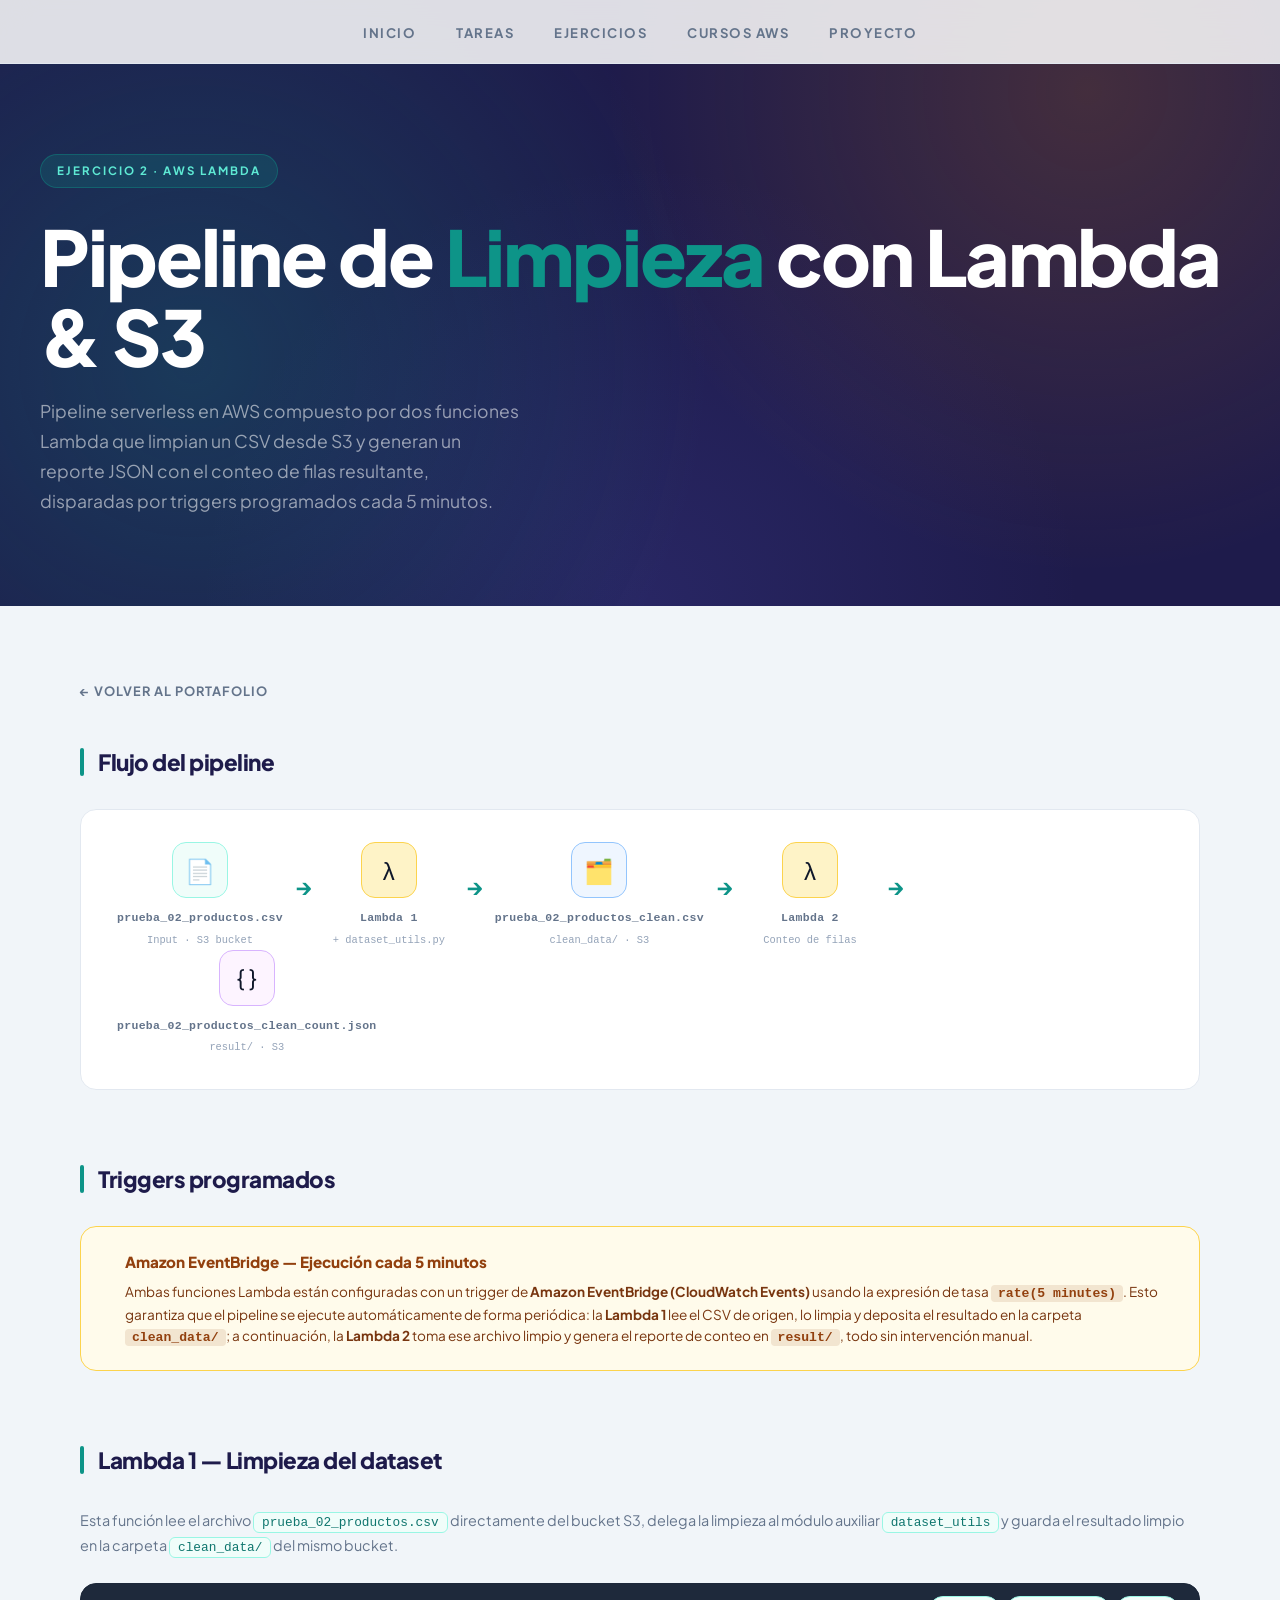
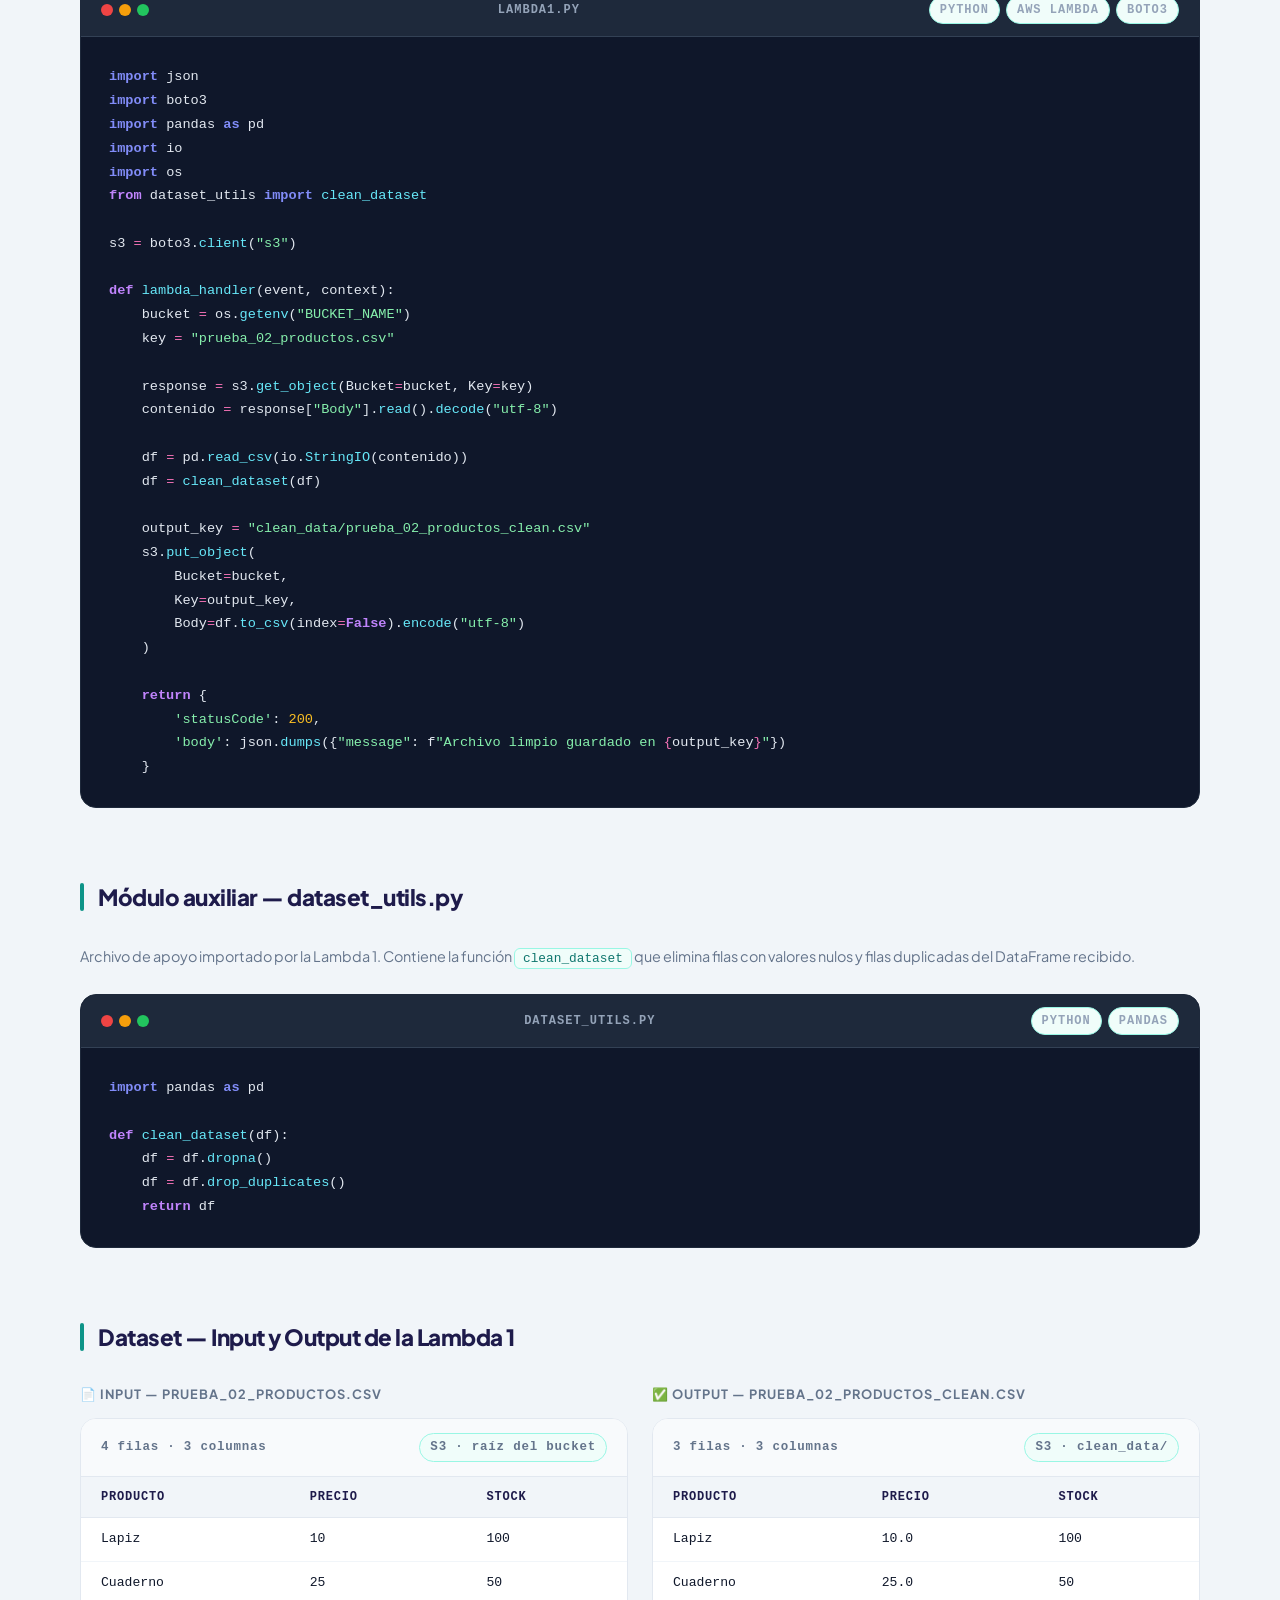
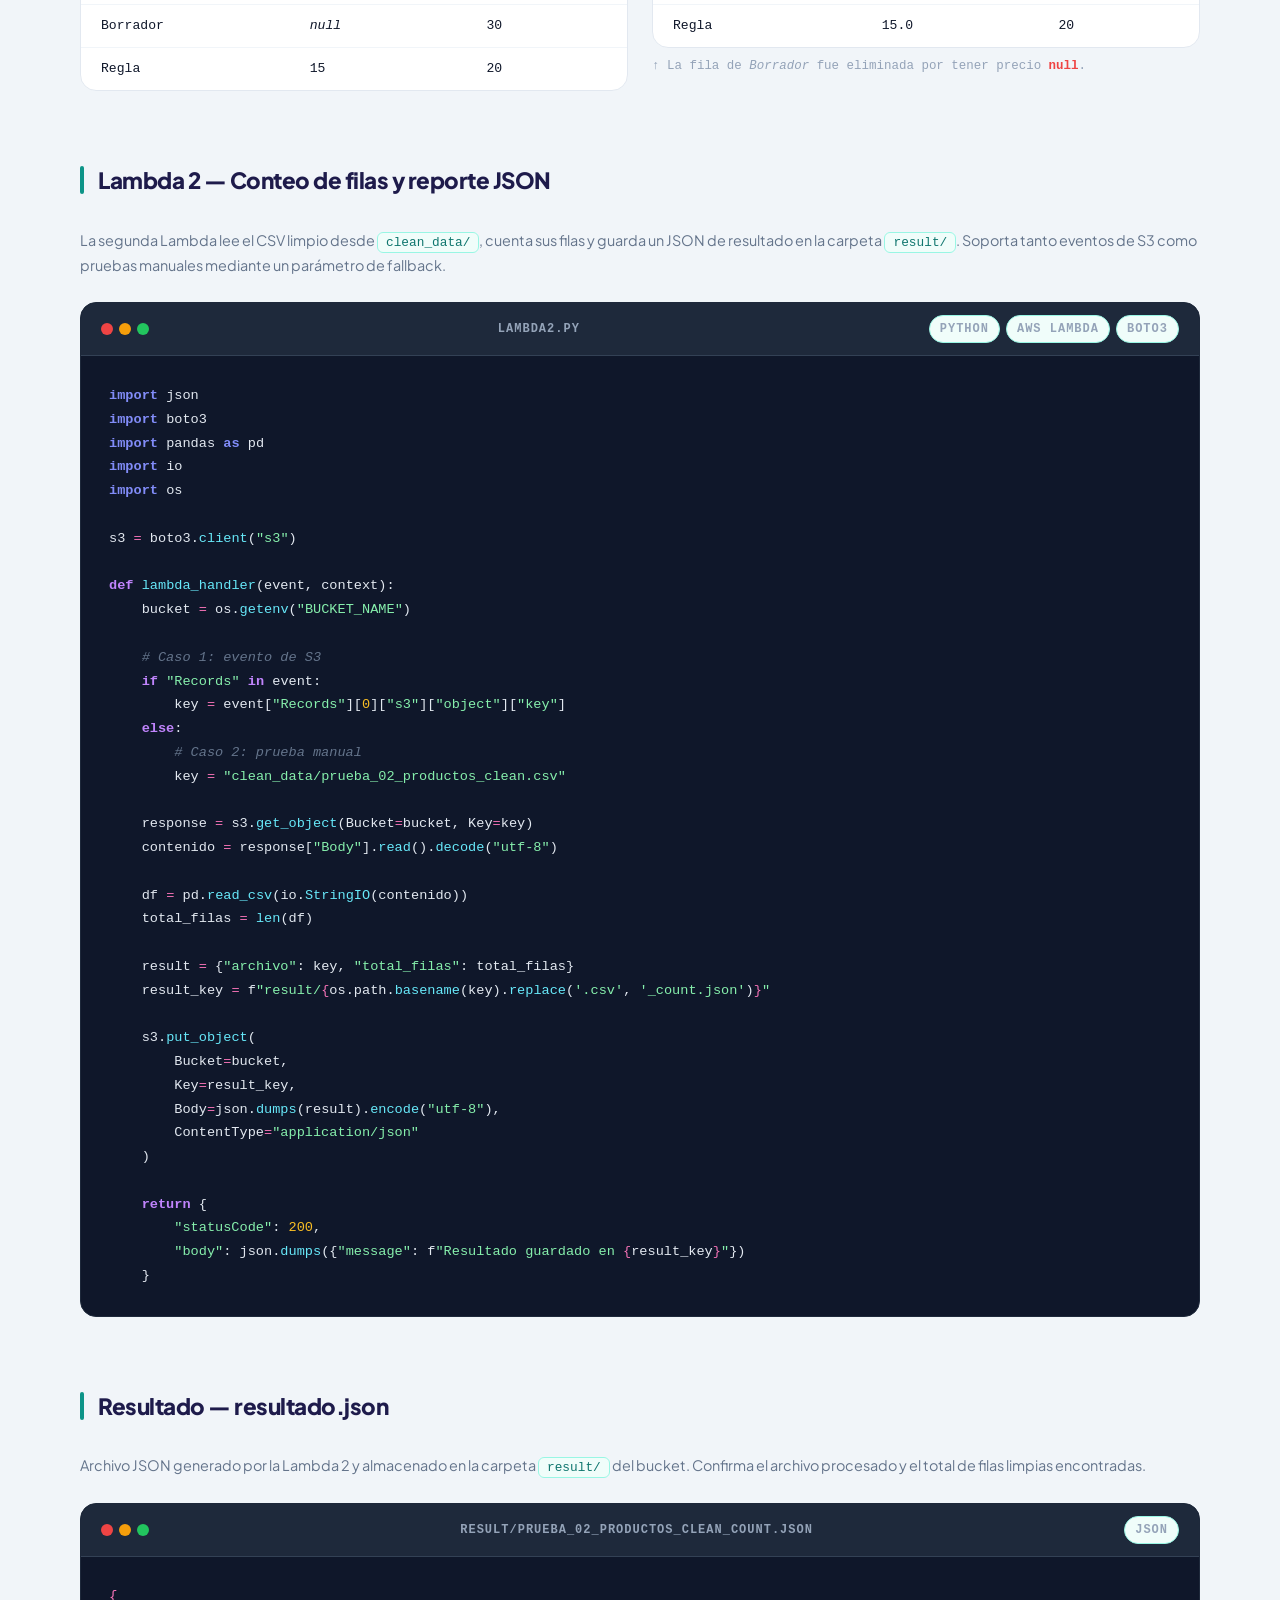
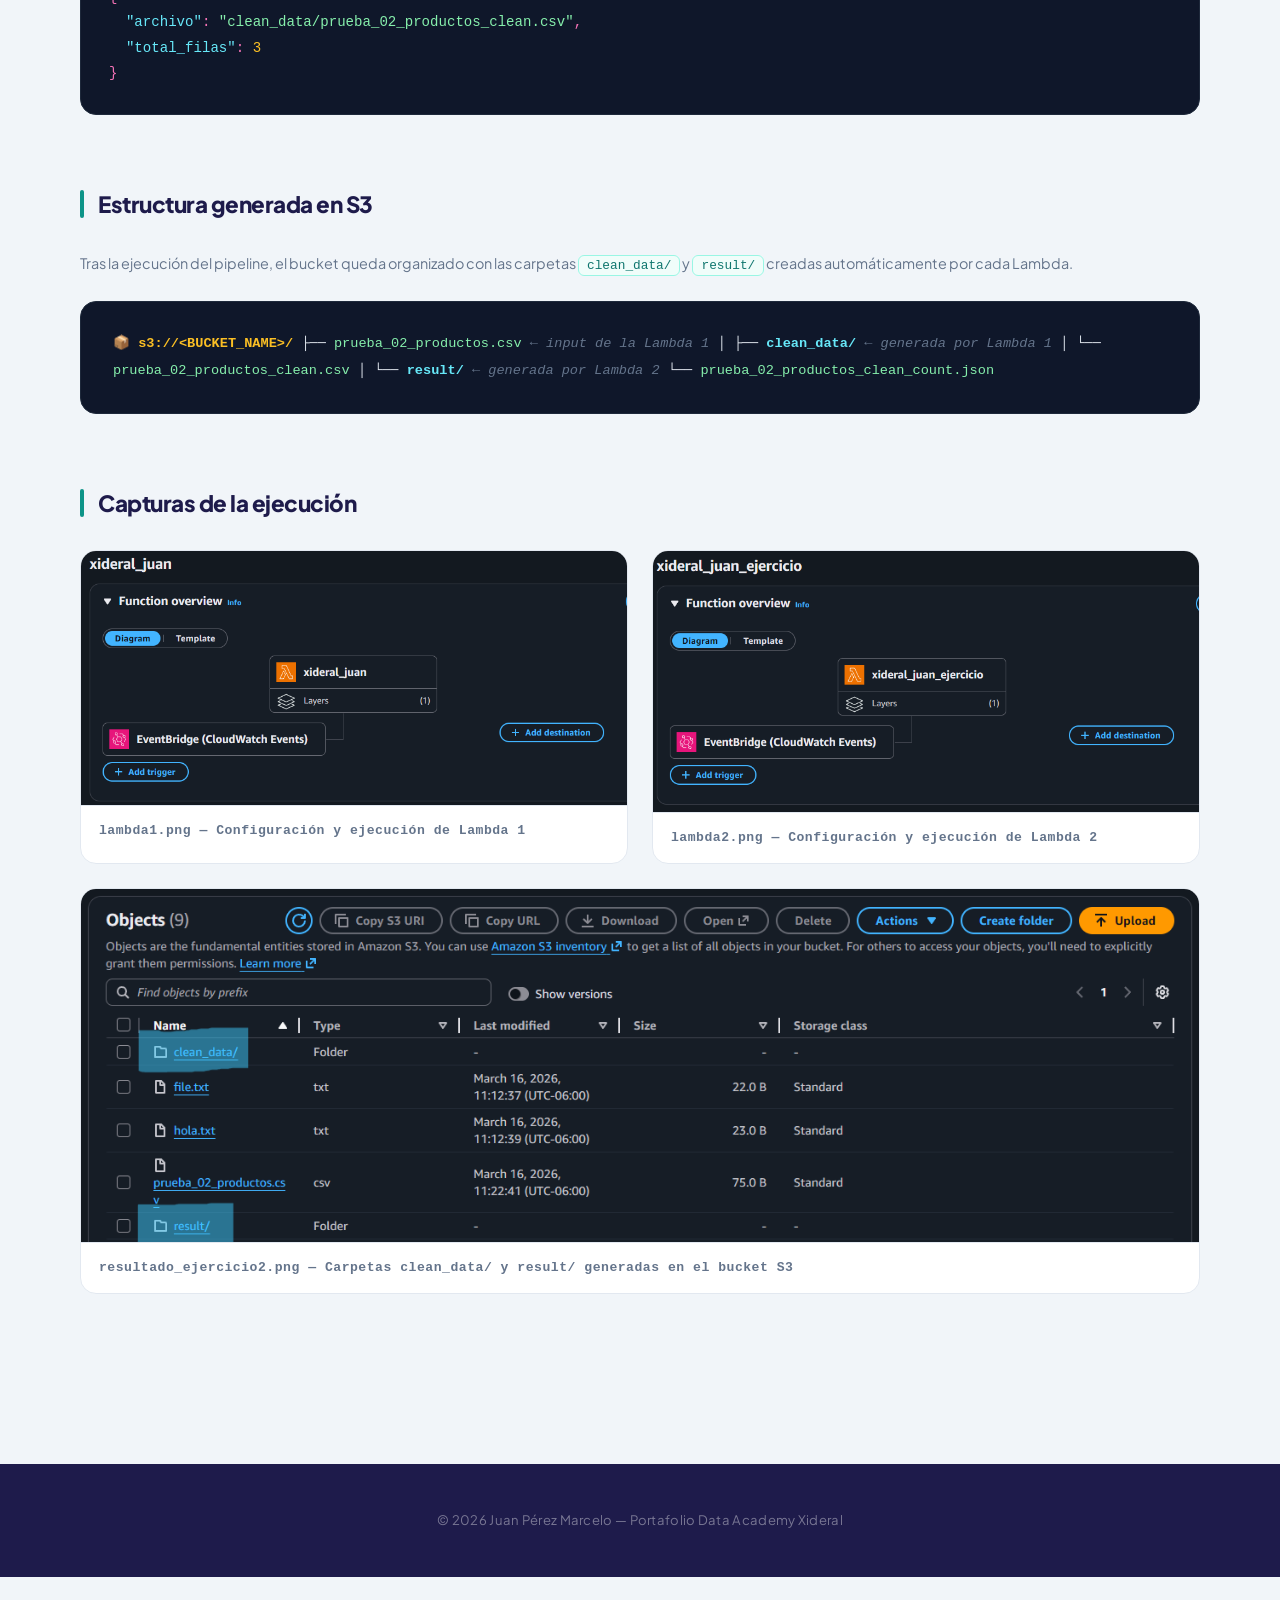
<file: ejercicios/ejercicio2.html>
<!DOCTYPE html>
<html lang="es">
<head>
  <meta charset="UTF-8">
  <meta name="viewport" content="width=device-width, initial-scale=1.0">
  <title>Ejercicio 2 — Pipeline AWS Lambda S3</title>
  <link rel="stylesheet" href="../styles.css">
  <link href="https://fonts.googleapis.com/css2?family=Plus+Jakarta+Sans:wght@400;600;700;800&display=swap" rel="stylesheet">
  <style>
    /* === CODE BLOCK === */
    .code-wrapper {
      background: #0f172a;
      border-radius: var(--card-radius);
      border: 1px solid #1e293b;
      overflow: hidden;
    }

    .code-header {
      display: flex;
      align-items: center;
      justify-content: space-between;
      padding: 12px 20px;
      background: #1e293b;
      border-bottom: 1px solid #334155;
    }

    .code-header span {
      font-size: 0.75rem;
      font-weight: 700;
      color: #94a3b8;
      font-family: 'Courier New', monospace;
      letter-spacing: 1px;
      text-transform: uppercase;
    }

    .code-dots {
      display: flex;
      gap: 6px;
    }

    .code-dots i {
      display: block;
      width: 12px;
      height: 12px;
      border-radius: 50%;
    }

    .code-dots i:nth-child(1) { background: #ef4444; }
    .code-dots i:nth-child(2) { background: #f59e0b; }
    .code-dots i:nth-child(3) { background: #22c55e; }

    .code-wrapper pre {
      margin: 0;
      padding: 28px 28px;
      overflow-x: auto;
      font-family: 'Courier New', Consolas, monospace;
      font-size: 0.85rem;
      line-height: 1.75;
      color: #e2e8f0;
    }

    /* Syntax highlight tokens */
    .kw  { color: #c084fc; font-weight: bold; }
    .fn  { color: #67e8f9; }
    .st  { color: #86efac; }
    .cm  { color: #64748b; font-style: italic; }
    .nm  { color: #fbbf24; }
    .op  { color: #f472b6; }
    .va  { color: #e2e8f0; }
    .im  { color: #818cf8; font-weight: bold; }

    /* === PIPELINE FLOW === */
    .pipeline {
      display: flex;
      align-items: center;
      gap: 0;
      flex-wrap: wrap;
      background: var(--surface);
      border: 1px solid var(--border);
      border-radius: var(--card-radius);
      padding: 32px 36px;
      overflow-x: auto;
    }

    .pipeline-step {
      display: flex;
      flex-direction: column;
      align-items: center;
      gap: 10px;
      min-width: 130px;
    }

    .pipeline-icon {
      width: 56px;
      height: 56px;
      border-radius: 14px;
      display: flex;
      align-items: center;
      justify-content: center;
      font-size: 1.5rem;
    }

    .pipeline-icon.file   { background: #f0fdfa; border: 1.5px solid #99f6e4; }
    .pipeline-icon.lambda { background: #fef3c7; border: 1.5px solid #fcd34d; }
    .pipeline-icon.output { background: #eff6ff; border: 1.5px solid #93c5fd; }
    .pipeline-icon.json   { background: #fdf4ff; border: 1.5px solid #d8b4fe; }

    .pipeline-label {
      font-size: 0.72rem;
      font-weight: 700;
      color: var(--text-muted);
      font-family: 'Courier New', monospace;
      text-align: center;
      letter-spacing: 0.3px;
    }

    .pipeline-sublabel {
      font-size: 0.65rem;
      color: var(--text-soft);
      font-family: 'Courier New', monospace;
      text-align: center;
      margin-top: -6px;
    }

    .pipeline-arrow {
      font-size: 1.4rem;
      color: var(--accent);
      font-weight: 700;
      padding: 0 12px;
      flex-shrink: 0;
      align-self: center;
      padding-bottom: 20px;
    }

    /* === DATA TABLE === */
    .data-table-wrapper {
      background: var(--surface);
      border: 1px solid var(--border);
      border-radius: var(--card-radius);
      overflow: hidden;
    }

    .data-table-header {
      display: flex;
      align-items: center;
      justify-content: space-between;
      padding: 14px 20px;
      background: #f8fafc;
      border-bottom: 1px solid var(--border);
    }

    .data-table-header span {
      font-size: 0.78rem;
      font-weight: 700;
      color: var(--text-muted);
      font-family: 'Courier New', monospace;
      letter-spacing: 0.8px;
    }

    .data-table-wrapper table {
      width: 100%;
      border-collapse: collapse;
      font-family: 'Courier New', monospace;
      font-size: 0.82rem;
    }

    .data-table-wrapper thead tr {
      background: #f1f5f9;
    }

    .data-table-wrapper th {
      text-align: left;
      padding: 10px 20px;
      color: var(--primary);
      font-weight: 800;
      font-size: 0.75rem;
      text-transform: uppercase;
      letter-spacing: 0.8px;
      border-bottom: 1px solid var(--border);
    }

    .data-table-wrapper td {
      padding: 10px 20px;
      color: var(--text);
      border-bottom: 1px solid #f1f5f9;
    }

    .data-table-wrapper tr:last-child td { border-bottom: none; }

    .data-table-wrapper tbody tr:hover { background: #f8fafc; }

    .cell-null {
      color: #ef4444;
      font-style: italic;
    }

    /* === JSON BLOCK === */
    .json-wrapper {
      background: #0f172a;
      border-radius: var(--card-radius);
      border: 1px solid #1e293b;
      overflow: hidden;
    }

    .json-wrapper pre {
      margin: 0;
      padding: 28px;
      font-family: 'Courier New', Consolas, monospace;
      font-size: 0.88rem;
      line-height: 1.8;
      color: #e2e8f0;
    }

    .j-key  { color: #67e8f9; }
    .j-str  { color: #86efac; }
    .j-num  { color: #fbbf24; }
    .j-pun  { color: #f472b6; }

    /* === TRIGGER INFO === */
    .trigger-banner {
      display: flex;
      align-items: flex-start;
      gap: 18px;
      background: #fffbeb;
      border: 1px solid #fcd34d;
      border-radius: var(--card-radius);
      padding: 22px 26px;
    }

    .trigger-icon {
      font-size: 1.8rem;
      flex-shrink: 0;
      margin-top: 2px;
    }

    .trigger-banner h4 {
      font-size: 0.95rem;
      font-weight: 800;
      color: #92400e;
      margin: 0 0 6px;
    }

    .trigger-banner p {
      font-size: 0.85rem;
      color: #78350f;
      margin: 0;
      line-height: 1.6;
    }

    .trigger-banner code {
      background: rgba(146, 64, 14, 0.12);
      padding: 1px 7px;
      border-radius: 4px;
      font-family: 'Courier New', monospace;
      font-size: 0.82rem;
      font-weight: 700;
      color: #92400e;
    }

    /* === FOLDER STRUCTURE === */
    .folder-tree {
      background: #0f172a;
      border-radius: var(--card-radius);
      border: 1px solid #1e293b;
      padding: 28px 32px;
      font-family: 'Courier New', Consolas, monospace;
      font-size: 0.85rem;
      line-height: 2;
      color: #e2e8f0;
    }

    .folder-tree .f-bucket { color: #fbbf24; font-weight: 700; }
    .folder-tree .f-dir    { color: #67e8f9; font-weight: 700; }
    .folder-tree .f-file   { color: #86efac; }
    .folder-tree .f-arrow  { color: #f472b6; }

    /* === SCREENSHOTS GRID === */
    .screenshots-grid {
      display: grid;
      grid-template-columns: repeat(auto-fill, minmax(440px, 1fr));
      gap: 24px;
    }

    .screenshot-card {
      background: var(--surface);
      border: 1px solid var(--border);
      border-radius: var(--card-radius);
      overflow: hidden;
      transition: box-shadow 0.3s ease, transform 0.3s ease, border-color 0.3s ease;
    }

    .screenshot-card:hover {
      transform: translateY(-5px);
      box-shadow: 0 16px 40px rgba(15, 23, 42, 0.1);
      border-color: var(--accent);
    }

    .screenshot-card img {
      width: 100%;
      height: auto;
      display: block;
    }

    .screenshot-caption {
      padding: 14px 18px;
      font-size: 0.82rem;
      font-weight: 700;
      color: var(--text-muted);
      font-family: 'Courier New', monospace;
      letter-spacing: 0.5px;
      border-top: 1px solid var(--border);
    }

    /* === BACK LINK === */
    .back-link {
      display: inline-flex;
      align-items: center;
      gap: 8px;
      color: var(--text-muted);
      text-decoration: none;
      font-size: 0.8rem;
      font-weight: 700;
      letter-spacing: 1px;
      text-transform: uppercase;
      transition: color 0.2s;
      margin-bottom: 40px;
    }

    .back-link:hover { color: var(--accent); }

    @media (max-width: 768px) {
      .screenshots-grid { grid-template-columns: 1fr; }
      .code-wrapper pre { font-size: 0.78rem; padding: 20px 16px; }
      .pipeline { padding: 20px 16px; gap: 0; }
      .pipeline-arrow { padding: 0 6px; padding-bottom: 20px; }
    }
  </style>
</head>
<body>

  <nav>
    <ul>
      <li><a href="../index.html#inicio">Inicio</a></li>
      <li><a href="../index.html#tareas">Tareas</a></li>
      <li><a href="../index.html#ejercicios">Ejercicios</a></li>
      <li><a href="../index.html#cursos">Cursos AWS</a></li>
      <li><a href="../index.html#proyecto">Proyecto</a></li>
    </ul>
  </nav>

  <div class="hero">
    <div class="hero-inner">
      <div class="hero-badge">Ejercicio 2 · AWS Lambda</div>
      <h1>Pipeline de <span>Limpieza</span> con Lambda &amp; S3</h1>
      <p>Pipeline serverless en AWS compuesto por dos funciones Lambda que limpian un CSV desde S3 y generan un reporte JSON con el conteo de filas resultante, disparadas por triggers programados cada 5 minutos.</p>
    </div>
  </div>

  <main>

    <a href="../index.html" class="back-link">← Volver al portafolio</a>

    <!-- FLUJO DEL PIPELINE -->
    <section>
      <div class="section-header">
        <h2>Flujo del pipeline</h2>
      </div>

      <div class="pipeline">
        <div class="pipeline-step">
          <div class="pipeline-icon file">📄</div>
          <div class="pipeline-label">prueba_02_productos.csv</div>
          <div class="pipeline-sublabel">Input · S3 bucket</div>
        </div>

        <div class="pipeline-arrow">→</div>

        <div class="pipeline-step">
          <div class="pipeline-icon lambda">λ</div>
          <div class="pipeline-label">Lambda 1</div>
          <div class="pipeline-sublabel">+ dataset_utils.py</div>
        </div>

        <div class="pipeline-arrow">→</div>

        <div class="pipeline-step">
          <div class="pipeline-icon output">🗂️</div>
          <div class="pipeline-label">prueba_02_productos_clean.csv</div>
          <div class="pipeline-sublabel">clean_data/ · S3</div>
        </div>

        <div class="pipeline-arrow">→</div>

        <div class="pipeline-step">
          <div class="pipeline-icon lambda">λ</div>
          <div class="pipeline-label">Lambda 2</div>
          <div class="pipeline-sublabel">Conteo de filas</div>
        </div>

        <div class="pipeline-arrow">→</div>

        <div class="pipeline-step">
          <div class="pipeline-icon json">{ }</div>
          <div class="pipeline-label">prueba_02_productos_clean_count.json</div>
          <div class="pipeline-sublabel">result/ · S3</div>
        </div>
      </div>
    </section>

    <!-- TRIGGERS -->
    <section>
      <div class="section-header">
        <h2>Triggers programados</h2>
      </div>

      <div class="trigger-banner">
        <div class="trigger-icon"></div>
        <div>
          <h4>Amazon EventBridge — Ejecución cada 5 minutos</h4>
          <p>
            Ambas funciones Lambda están configuradas con un trigger de <strong>Amazon EventBridge (CloudWatch Events)</strong>
            usando la expresión de tasa <code>rate(5 minutes)</code>. Esto garantiza que el pipeline
            se ejecute automáticamente de forma periódica: la <strong>Lambda 1</strong> lee el CSV de origen,
            lo limpia y deposita el resultado en la carpeta <code>clean_data/</code>; a continuación,
            la <strong>Lambda 2</strong> toma ese archivo limpio y genera el reporte de conteo en
            <code>result/</code>, todo sin intervención manual.
          </p>
        </div>
      </div>
    </section>

    <!-- LAMBDA 1 -->
    <section>
      <div class="section-header">
        <h2>Lambda 1 — Limpieza del dataset</h2>
      </div>

      <p style="color: var(--text-muted); font-size: 0.9rem; margin-bottom: 24px;">
        Esta función lee el archivo <code style="background:#f0fdfa;color:#0f766e;border:1px solid #99f6e4;padding:2px 8px;border-radius:6px;font-family:'Courier New',monospace;font-size:0.8rem;">prueba_02_productos.csv</code>
        directamente del bucket S3, delega la limpieza al módulo auxiliar
        <code style="background:#f0fdfa;color:#0f766e;border:1px solid #99f6e4;padding:2px 8px;border-radius:6px;font-family:'Courier New',monospace;font-size:0.8rem;">dataset_utils</code>
        y guarda el resultado limpio en la carpeta <code style="background:#f0fdfa;color:#0f766e;border:1px solid #99f6e4;padding:2px 8px;border-radius:6px;font-family:'Courier New',monospace;font-size:0.8rem;">clean_data/</code> del mismo bucket.
      </p>

      <div class="code-wrapper">
        <div class="code-header">
          <div class="code-dots"><i></i><i></i><i></i></div>
          <span>lambda1.py</span>
          <div class="tags" style="margin:0;">
            <span class="tag">Python</span>
            <span class="tag">AWS Lambda</span>
            <span class="tag">boto3</span>
          </div>
        </div>
        <pre><code><span class="im">import</span> <span class="va">json</span>
<span class="im">import</span> <span class="va">boto3</span>
<span class="im">import</span> <span class="va">pandas</span> <span class="im">as</span> <span class="va">pd</span>
<span class="im">import</span> <span class="va">io</span>
<span class="im">import</span> <span class="va">os</span>
<span class="kw">from</span> <span class="va">dataset_utils</span> <span class="im">import</span> <span class="fn">clean_dataset</span>

<span class="va">s3</span> <span class="op">=</span> <span class="va">boto3</span>.<span class="fn">client</span>(<span class="st">"s3"</span>)

<span class="kw">def</span> <span class="fn">lambda_handler</span>(<span class="va">event</span>, <span class="va">context</span>):
    <span class="va">bucket</span> <span class="op">=</span> <span class="va">os</span>.<span class="fn">getenv</span>(<span class="st">"BUCKET_NAME"</span>)
    <span class="va">key</span> <span class="op">=</span> <span class="st">"prueba_02_productos.csv"</span>

    <span class="va">response</span> <span class="op">=</span> <span class="va">s3</span>.<span class="fn">get_object</span>(<span class="va">Bucket</span><span class="op">=</span><span class="va">bucket</span>, <span class="va">Key</span><span class="op">=</span><span class="va">key</span>)
    <span class="va">contenido</span> <span class="op">=</span> <span class="va">response</span>[<span class="st">"Body"</span>].<span class="fn">read</span>().<span class="fn">decode</span>(<span class="st">"utf-8"</span>)

    <span class="va">df</span> <span class="op">=</span> <span class="va">pd</span>.<span class="fn">read_csv</span>(<span class="va">io</span>.<span class="fn">StringIO</span>(<span class="va">contenido</span>))
    <span class="va">df</span> <span class="op">=</span> <span class="fn">clean_dataset</span>(<span class="va">df</span>)

    <span class="va">output_key</span> <span class="op">=</span> <span class="st">"clean_data/prueba_02_productos_clean.csv"</span>
    <span class="va">s3</span>.<span class="fn">put_object</span>(
        <span class="va">Bucket</span><span class="op">=</span><span class="va">bucket</span>,
        <span class="va">Key</span><span class="op">=</span><span class="va">output_key</span>,
        <span class="va">Body</span><span class="op">=</span><span class="va">df</span>.<span class="fn">to_csv</span>(<span class="va">index</span><span class="op">=</span><span class="kw">False</span>).<span class="fn">encode</span>(<span class="st">"utf-8"</span>)
    )

    <span class="kw">return</span> {
        <span class="st">'statusCode'</span>: <span class="nm">200</span>,
        <span class="st">'body'</span>: <span class="va">json</span>.<span class="fn">dumps</span>({<span class="st">"message"</span>: <span class="va">f</span><span class="st">"Archivo limpio guardado en </span><span class="op">{</span><span class="va">output_key</span><span class="op">}</span><span class="st">"</span>})
    }</code></pre>
      </div>
    </section>

    <!-- DATASET_UTILS -->
    <section>
      <div class="section-header">
        <h2>Módulo auxiliar — dataset_utils.py</h2>
      </div>

      <p style="color: var(--text-muted); font-size: 0.9rem; margin-bottom: 24px;">
        Archivo de apoyo importado por la Lambda 1. Contiene la función
        <code style="background:#f0fdfa;color:#0f766e;border:1px solid #99f6e4;padding:2px 8px;border-radius:6px;font-family:'Courier New',monospace;font-size:0.8rem;">clean_dataset</code>
        que elimina filas con valores nulos y filas duplicadas del DataFrame recibido.
      </p>

      <div class="code-wrapper">
        <div class="code-header">
          <div class="code-dots"><i></i><i></i><i></i></div>
          <span>dataset_utils.py</span>
          <div class="tags" style="margin:0;">
            <span class="tag">Python</span>
            <span class="tag">pandas</span>
          </div>
        </div>
        <pre><code><span class="im">import</span> <span class="va">pandas</span> <span class="im">as</span> <span class="va">pd</span>

<span class="kw">def</span> <span class="fn">clean_dataset</span>(<span class="va">df</span>):
    <span class="va">df</span> <span class="op">=</span> <span class="va">df</span>.<span class="fn">dropna</span>()
    <span class="va">df</span> <span class="op">=</span> <span class="va">df</span>.<span class="fn">drop_duplicates</span>()
    <span class="kw">return</span> <span class="va">df</span></code></pre>
      </div>
    </section>

    <!-- DATOS INPUT / OUTPUT -->
    <section>
      <div class="section-header">
        <h2>Dataset — Input y Output de la Lambda 1</h2>
      </div>

      <div style="display: grid; grid-template-columns: repeat(auto-fill, minmax(360px, 1fr)); gap: 24px;">

        <div>
          <p style="color:var(--text-muted);font-size:0.8rem;font-weight:700;text-transform:uppercase;letter-spacing:1px;margin:0 0 12px;">
            📄 Input — prueba_02_productos.csv
          </p>
          <div class="data-table-wrapper">
            <div class="data-table-header">
              <span>4 filas · 3 columnas</span>
              <div class="tags" style="margin:0;"><span class="tag">S3 · raíz del bucket</span></div>
            </div>
            <table>
              <thead>
                <tr>
                  <th>producto</th>
                  <th>precio</th>
                  <th>stock</th>
                </tr>
              </thead>
              <tbody>
                <tr><td>Lapiz</td><td>10</td><td>100</td></tr>
                <tr><td>Cuaderno</td><td>25</td><td>50</td></tr>
                <tr><td>Borrador</td><td class="cell-null">null</td><td>30</td></tr>
                <tr><td>Regla</td><td>15</td><td>20</td></tr>
              </tbody>
            </table>
          </div>
        </div>

        <div>
          <p style="color:var(--text-muted);font-size:0.8rem;font-weight:700;text-transform:uppercase;letter-spacing:1px;margin:0 0 12px;">
            ✅ Output — prueba_02_productos_clean.csv
          </p>
          <div class="data-table-wrapper">
            <div class="data-table-header">
              <span>3 filas · 3 columnas</span>
              <div class="tags" style="margin:0;"><span class="tag">S3 · clean_data/</span></div>
            </div>
            <table>
              <thead>
                <tr>
                  <th>producto</th>
                  <th>precio</th>
                  <th>stock</th>
                </tr>
              </thead>
              <tbody>
                <tr><td>Lapiz</td><td>10.0</td><td>100</td></tr>
                <tr><td>Cuaderno</td><td>25.0</td><td>50</td></tr>
                <tr><td>Regla</td><td>15.0</td><td>20</td></tr>
              </tbody>
            </table>
          </div>
          <p style="color:var(--text-soft);font-size:0.78rem;margin:8px 0 0;font-family:'Courier New',monospace;">
            ↑ La fila de <em>Borrador</em> fue eliminada por tener precio <span style="color:#ef4444;font-weight:700;">null</span>.
          </p>
        </div>

      </div>
    </section>

    <!-- LAMBDA 2 -->
    <section>
      <div class="section-header">
        <h2>Lambda 2 — Conteo de filas y reporte JSON</h2>
      </div>

      <p style="color: var(--text-muted); font-size: 0.9rem; margin-bottom: 24px;">
        La segunda Lambda lee el CSV limpio desde <code style="background:#f0fdfa;color:#0f766e;border:1px solid #99f6e4;padding:2px 8px;border-radius:6px;font-family:'Courier New',monospace;font-size:0.8rem;">clean_data/</code>,
        cuenta sus filas y guarda un JSON de resultado en la carpeta
        <code style="background:#f0fdfa;color:#0f766e;border:1px solid #99f6e4;padding:2px 8px;border-radius:6px;font-family:'Courier New',monospace;font-size:0.8rem;">result/</code>.
        Soporta tanto eventos de S3 como pruebas manuales mediante un parámetro de fallback.
      </p>

      <div class="code-wrapper">
        <div class="code-header">
          <div class="code-dots"><i></i><i></i><i></i></div>
          <span>lambda2.py</span>
          <div class="tags" style="margin:0;">
            <span class="tag">Python</span>
            <span class="tag">AWS Lambda</span>
            <span class="tag">boto3</span>
          </div>
        </div>
        <pre><code><span class="im">import</span> <span class="va">json</span>
<span class="im">import</span> <span class="va">boto3</span>
<span class="im">import</span> <span class="va">pandas</span> <span class="im">as</span> <span class="va">pd</span>
<span class="im">import</span> <span class="va">io</span>
<span class="im">import</span> <span class="va">os</span>

<span class="va">s3</span> <span class="op">=</span> <span class="va">boto3</span>.<span class="fn">client</span>(<span class="st">"s3"</span>)

<span class="kw">def</span> <span class="fn">lambda_handler</span>(<span class="va">event</span>, <span class="va">context</span>):
    <span class="va">bucket</span> <span class="op">=</span> <span class="va">os</span>.<span class="fn">getenv</span>(<span class="st">"BUCKET_NAME"</span>)

    <span class="cm"># Caso 1: evento de S3</span>
    <span class="kw">if</span> <span class="st">"Records"</span> <span class="kw">in</span> <span class="va">event</span>:
        <span class="va">key</span> <span class="op">=</span> <span class="va">event</span>[<span class="st">"Records"</span>][<span class="nm">0</span>][<span class="st">"s3"</span>][<span class="st">"object"</span>][<span class="st">"key"</span>]
    <span class="kw">else</span>:
        <span class="cm"># Caso 2: prueba manual</span>
        <span class="va">key</span> <span class="op">=</span> <span class="st">"clean_data/prueba_02_productos_clean.csv"</span>

    <span class="va">response</span> <span class="op">=</span> <span class="va">s3</span>.<span class="fn">get_object</span>(<span class="va">Bucket</span><span class="op">=</span><span class="va">bucket</span>, <span class="va">Key</span><span class="op">=</span><span class="va">key</span>)
    <span class="va">contenido</span> <span class="op">=</span> <span class="va">response</span>[<span class="st">"Body"</span>].<span class="fn">read</span>().<span class="fn">decode</span>(<span class="st">"utf-8"</span>)

    <span class="va">df</span> <span class="op">=</span> <span class="va">pd</span>.<span class="fn">read_csv</span>(<span class="va">io</span>.<span class="fn">StringIO</span>(<span class="va">contenido</span>))
    <span class="va">total_filas</span> <span class="op">=</span> <span class="fn">len</span>(<span class="va">df</span>)

    <span class="va">result</span> <span class="op">=</span> {<span class="st">"archivo"</span>: <span class="va">key</span>, <span class="st">"total_filas"</span>: <span class="va">total_filas</span>}
    <span class="va">result_key</span> <span class="op">=</span> <span class="va">f</span><span class="st">"result/</span><span class="op">{</span><span class="va">os</span>.<span class="va">path</span>.<span class="fn">basename</span>(<span class="va">key</span>).<span class="fn">replace</span>(<span class="st">'.csv'</span>, <span class="st">'_count.json'</span>)<span class="op">}</span><span class="st">"</span>

    <span class="va">s3</span>.<span class="fn">put_object</span>(
        <span class="va">Bucket</span><span class="op">=</span><span class="va">bucket</span>,
        <span class="va">Key</span><span class="op">=</span><span class="va">result_key</span>,
        <span class="va">Body</span><span class="op">=</span><span class="va">json</span>.<span class="fn">dumps</span>(<span class="va">result</span>).<span class="fn">encode</span>(<span class="st">"utf-8"</span>),
        <span class="va">ContentType</span><span class="op">=</span><span class="st">"application/json"</span>
    )

    <span class="kw">return</span> {
        <span class="st">"statusCode"</span>: <span class="nm">200</span>,
        <span class="st">"body"</span>: <span class="va">json</span>.<span class="fn">dumps</span>({<span class="st">"message"</span>: <span class="va">f</span><span class="st">"Resultado guardado en </span><span class="op">{</span><span class="va">result_key</span><span class="op">}</span><span class="st">"</span>})
    }</code></pre>
      </div>
    </section>

    <!-- RESULTADO JSON -->
    <section>
      <div class="section-header">
        <h2>Resultado — resultado.json</h2>
      </div>

      <p style="color: var(--text-muted); font-size: 0.9rem; margin-bottom: 24px;">
        Archivo JSON generado por la Lambda 2 y almacenado en la carpeta
        <code style="background:#f0fdfa;color:#0f766e;border:1px solid #99f6e4;padding:2px 8px;border-radius:6px;font-family:'Courier New',monospace;font-size:0.8rem;">result/</code>
        del bucket. Confirma el archivo procesado y el total de filas limpias encontradas.
      </p>

      <div class="json-wrapper">
        <div class="code-header" style="background:#1e293b;border-bottom:1px solid #334155;display:flex;align-items:center;justify-content:space-between;padding:12px 20px;">
          <div class="code-dots"><i></i><i></i><i></i></div>
          <span style="font-size:0.75rem;font-weight:700;color:#94a3b8;font-family:'Courier New',monospace;letter-spacing:1px;text-transform:uppercase;">result/prueba_02_productos_clean_count.json</span>
          <div class="tags" style="margin:0;"><span class="tag">JSON</span></div>
        </div>
        <pre><code><span class="j-pun">{</span>
  <span class="j-key">"archivo"</span><span class="j-pun">:</span> <span class="j-str">"clean_data/prueba_02_productos_clean.csv"</span><span class="j-pun">,</span>
  <span class="j-key">"total_filas"</span><span class="j-pun">:</span> <span class="j-num">3</span>
<span class="j-pun">}</span></code></pre>
      </div>
    </section>

    <!-- ESTRUCTURA DE CARPETAS EN S3 -->
    <section>
      <div class="section-header">
        <h2>Estructura generada en S3</h2>
      </div>

      <p style="color: var(--text-muted); font-size: 0.9rem; margin-bottom: 24px;">
        Tras la ejecución del pipeline, el bucket queda organizado con las carpetas
        <code style="background:#f0fdfa;color:#0f766e;border:1px solid #99f6e4;padding:2px 8px;border-radius:6px;font-family:'Courier New',monospace;font-size:0.8rem;">clean_data/</code>
        y
        <code style="background:#f0fdfa;color:#0f766e;border:1px solid #99f6e4;padding:2px 8px;border-radius:6px;font-family:'Courier New',monospace;font-size:0.8rem;">result/</code>
        creadas automáticamente por cada Lambda.
      </p>

      <div class="folder-tree">
<span class="f-bucket">📦 s3://&lt;BUCKET_NAME&gt;/</span>
├── <span class="f-file">prueba_02_productos.csv</span>          <span class="cm">← input de la Lambda 1</span>
│
├── <span class="f-dir">clean_data/</span>                         <span class="cm">← generada por Lambda 1</span>
│   └── <span class="f-file">prueba_02_productos_clean.csv</span>
│
└── <span class="f-dir">result/</span>                             <span class="cm">← generada por Lambda 2</span>
    └── <span class="f-file">prueba_02_productos_clean_count.json</span>
      </div>
    </section>

    <!-- CAPTURAS DE PANTALLA -->
    <section>
      <div class="section-header">
        <h2>Capturas de la ejecución</h2>
      </div>

      <div class="screenshots-grid">

        <div class="screenshot-card">
          <img src="../images/lambda1.png" alt="Configuración y ejecución de Lambda 1">
          <div class="screenshot-caption">lambda1.png — Configuración y ejecución de Lambda 1</div>
        </div>

        <div class="screenshot-card">
          <img src="../images/lambda2.png" alt="Configuración y ejecución de Lambda 2">
          <div class="screenshot-caption">lambda2.png — Configuración y ejecución de Lambda 2</div>
        </div>

        <div class="screenshot-card" style="grid-column: 1 / -1;">
          <img src="../images/resultado_ejercicio2.png" alt="Resultado final del pipeline: carpetas clean_data y result en S3">
          <div class="screenshot-caption">resultado_ejercicio2.png — Carpetas clean_data/ y result/ generadas en el bucket S3</div>
        </div>

      </div>
    </section>

  </main>

  <footer>
    <p>© 2026 Juan Pérez Marcelo — Portafolio Data Academy Xideral</p>
  </footer>

</body>
</html>
</file>
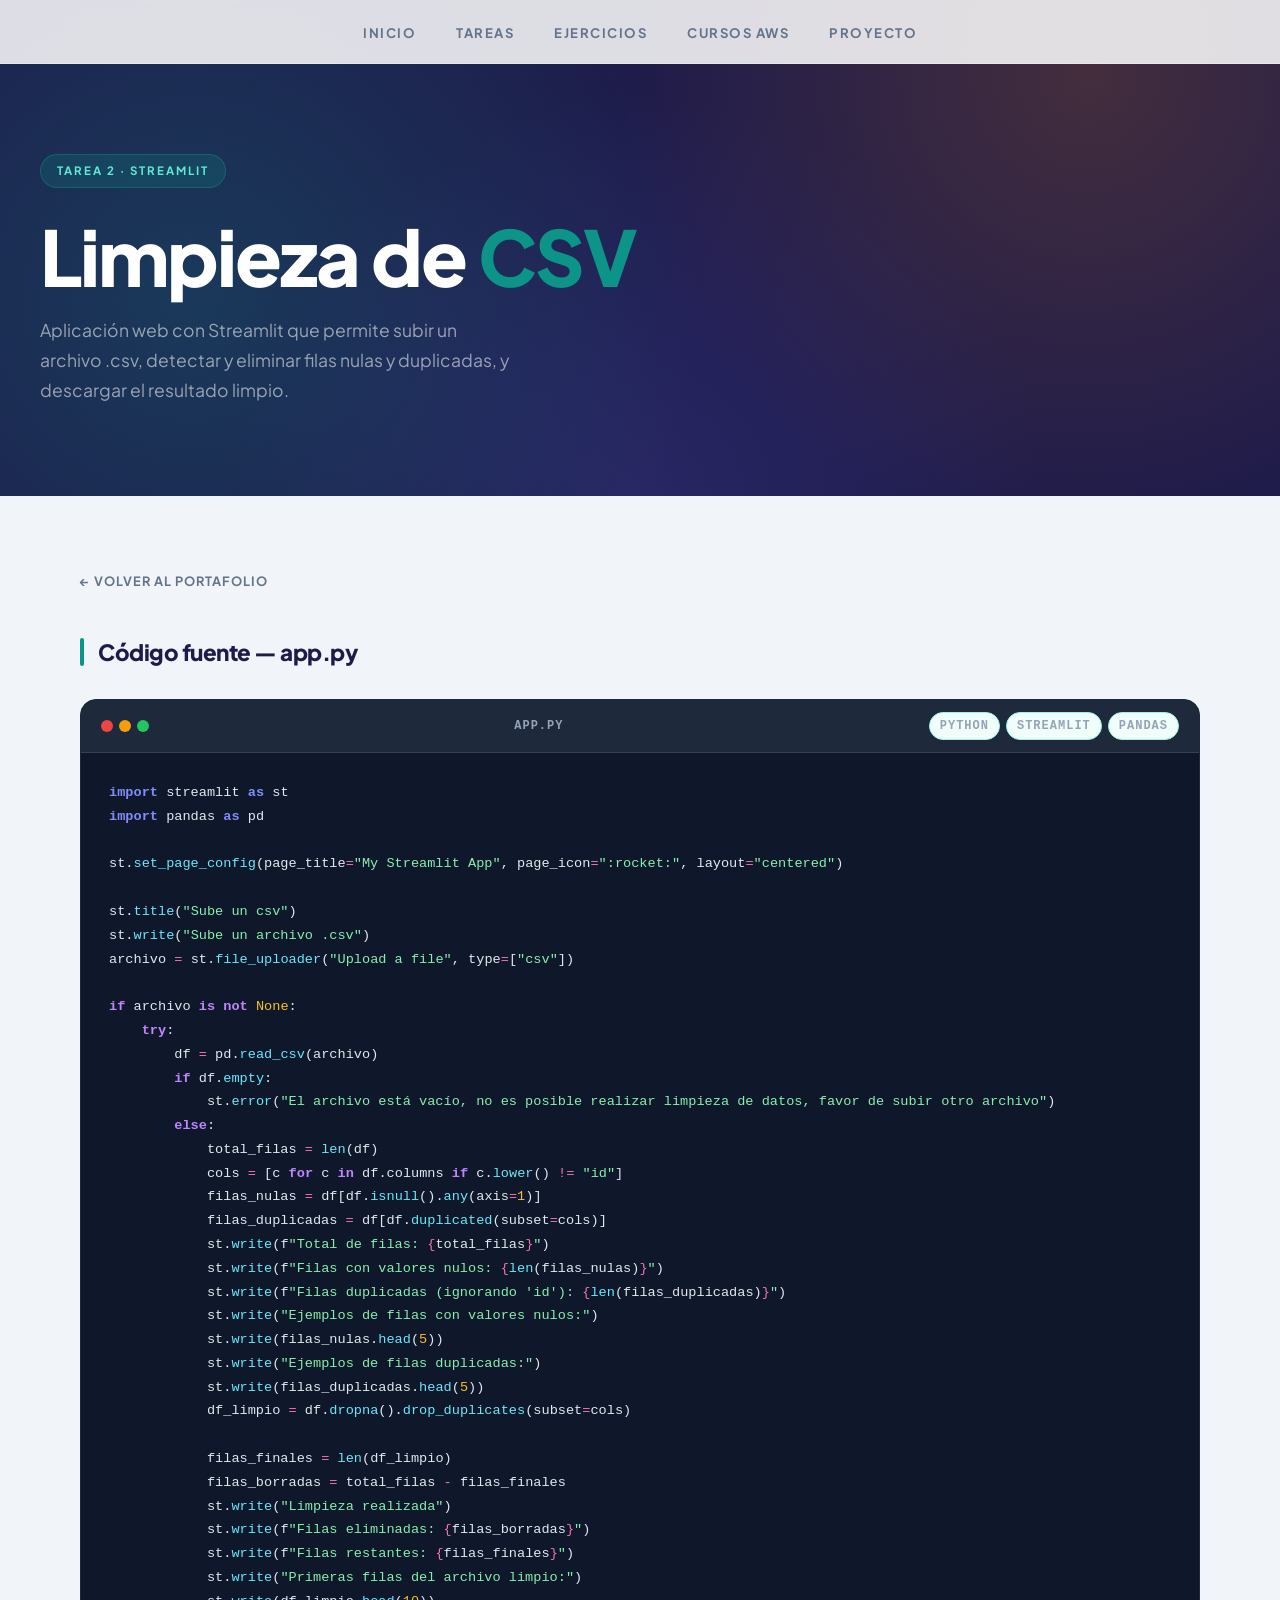
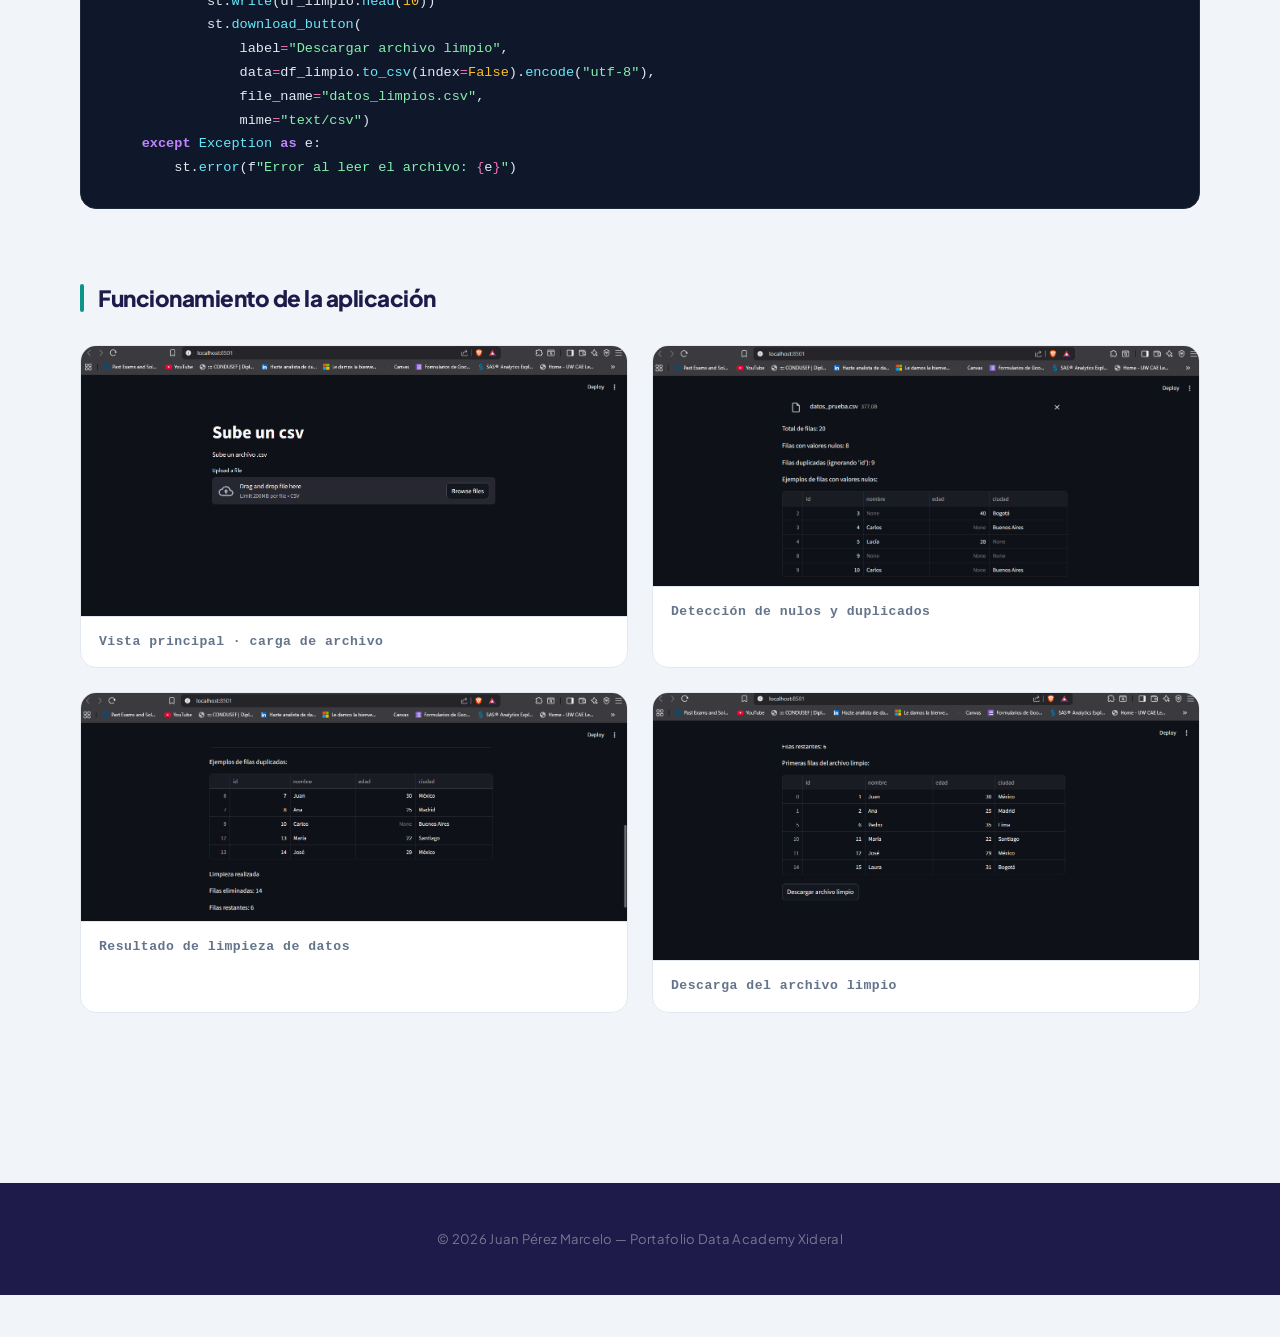
<file: tareas/tarea2.html>
<!DOCTYPE html>
<html lang="es">
<head>
  <meta charset="UTF-8">
  <meta name="viewport" content="width=device-width, initial-scale=1.0">
  <title>Tarea 2 — Limpieza de CSV con Streamlit</title>
  <link rel="stylesheet" href="../styles.css">
  <link href="https://fonts.googleapis.com/css2?family=Plus+Jakarta+Sans:wght@400;600;700;800&display=swap" rel="stylesheet">
  <style>
    /* === CODE BLOCK === */
    .code-wrapper {
      background: #0f172a;
      border-radius: var(--card-radius);
      border: 1px solid #1e293b;
      overflow: hidden;
    }

    .code-header {
      display: flex;
      align-items: center;
      justify-content: space-between;
      padding: 12px 20px;
      background: #1e293b;
      border-bottom: 1px solid #334155;
    }

    .code-header span {
      font-size: 0.75rem;
      font-weight: 700;
      color: #94a3b8;
      font-family: 'Courier New', monospace;
      letter-spacing: 1px;
      text-transform: uppercase;
    }

    .code-dots {
      display: flex;
      gap: 6px;
    }

    .code-dots i {
      display: block;
      width: 12px;
      height: 12px;
      border-radius: 50%;
    }

    .code-dots i:nth-child(1) { background: #ef4444; }
    .code-dots i:nth-child(2) { background: #f59e0b; }
    .code-dots i:nth-child(3) { background: #22c55e; }

    .code-wrapper pre {
      margin: 0;
      padding: 28px 28px;
      overflow-x: auto;
      font-family: 'Courier New', Consolas, monospace;
      font-size: 0.85rem;
      line-height: 1.75;
      color: #e2e8f0;
    }

    /* Syntax highlight tokens */
    .kw  { color: #c084fc; font-weight: bold; }   /* keywords */
    .fn  { color: #67e8f9; }                       /* functions/methods */
    .st  { color: #86efac; }                       /* strings */
    .cm  { color: #64748b; font-style: italic; }   /* comments */
    .nm  { color: #fbbf24; }                       /* numbers */
    .op  { color: #f472b6; }                       /* operators */
    .va  { color: #e2e8f0; }                       /* variables */
    .im  { color: #818cf8; font-weight: bold; }    /* import */

    /* === SCREENSHOTS GRID === */
    .screenshots-grid {
      display: grid;
      grid-template-columns: repeat(auto-fill, minmax(440px, 1fr));
      gap: 24px;
    }

    .screenshot-card {
      background: var(--surface);
      border: 1px solid var(--border);
      border-radius: var(--card-radius);
      overflow: hidden;
      transition: box-shadow 0.3s ease, transform 0.3s ease, border-color 0.3s ease;
    }

    .screenshot-card:hover {
      transform: translateY(-5px);
      box-shadow: 0 16px 40px rgba(15, 23, 42, 0.1);
      border-color: var(--accent);
    }

    .screenshot-card img {
      width: 100%;
      height: auto;
      display: block;
    }

    .screenshot-caption {
      padding: 14px 18px;
      font-size: 0.82rem;
      font-weight: 700;
      color: var(--text-muted);
      font-family: 'Courier New', monospace;
      letter-spacing: 0.5px;
      border-top: 1px solid var(--border);
    }

    /* === BACK LINK === */
    .back-link {
      display: inline-flex;
      align-items: center;
      gap: 8px;
      color: var(--text-muted);
      text-decoration: none;
      font-size: 0.8rem;
      font-weight: 700;
      letter-spacing: 1px;
      text-transform: uppercase;
      transition: color 0.2s;
      margin-bottom: 40px;
    }

    .back-link:hover { color: var(--accent); }

    @media (max-width: 768px) {
      .screenshots-grid { grid-template-columns: 1fr; }
      .code-wrapper pre { font-size: 0.78rem; padding: 20px 16px; }
    }
  </style>
</head>
<body>

  <nav>
    <ul>
      <li><a href="../index.html#inicio">Inicio</a></li>
      <li><a href="../index.html#tareas">Tareas</a></li>
      <li><a href="../index.html#ejercicios">Ejercicios</a></li>
      <li><a href="../index.html#cursos">Cursos AWS</a></li>
      <li><a href="../index.html#proyecto">Proyecto</a></li>
    </ul>
  </nav>

  <div class="hero">
    <div class="hero-inner">
      <div class="hero-badge">Tarea 2 · Streamlit</div>
      <h1>Limpieza de <span>CSV</span></h1>
      <p>Aplicación web con Streamlit que permite subir un archivo .csv, detectar y eliminar filas nulas y duplicadas, y descargar el resultado limpio.</p>
    </div>
  </div>

  <main>

    <a href="../index.html" class="back-link">← Volver al portafolio</a>

    <!-- CÓDIGO FUENTE -->
    <section>
      <div class="section-header">
        <h2>Código fuente — app.py</h2>
      </div>

      <div class="code-wrapper">
        <div class="code-header">
          <div class="code-dots">
            <i></i><i></i><i></i>
          </div>
          <span>app.py</span>
          <div class="tags" style="margin:0;">
            <span class="tag">Python</span>
            <span class="tag">Streamlit</span>
            <span class="tag">pandas</span>
          </div>
        </div>
        <pre><code><span class="im">import</span> <span class="va">streamlit</span> <span class="im">as</span> <span class="va">st</span>
<span class="im">import</span> <span class="va">pandas</span> <span class="im">as</span> <span class="va">pd</span>

<span class="va">st</span>.<span class="fn">set_page_config</span>(<span class="va">page_title</span><span class="op">=</span><span class="st">"My Streamlit App"</span>, <span class="va">page_icon</span><span class="op">=</span><span class="st">":rocket:"</span>, <span class="va">layout</span><span class="op">=</span><span class="st">"centered"</span>)

<span class="va">st</span>.<span class="fn">title</span>(<span class="st">"Sube un csv"</span>)
<span class="va">st</span>.<span class="fn">write</span>(<span class="st">"Sube un archivo .csv"</span>)
<span class="va">archivo</span> <span class="op">=</span> <span class="va">st</span>.<span class="fn">file_uploader</span>(<span class="st">"Upload a file"</span>, <span class="va">type</span><span class="op">=</span>[<span class="st">"csv"</span>])

<span class="kw">if</span> <span class="va">archivo</span> <span class="kw">is not</span> <span class="nm">None</span>:
    <span class="kw">try</span>:
        <span class="va">df</span> <span class="op">=</span> <span class="va">pd</span>.<span class="fn">read_csv</span>(<span class="va">archivo</span>)
        <span class="kw">if</span> <span class="va">df</span>.<span class="fn">empty</span>:
            <span class="va">st</span>.<span class="fn">error</span>(<span class="st">"El archivo está vacío, no es posible realizar limpieza de datos, favor de subir otro archivo"</span>)
        <span class="kw">else</span>:
            <span class="va">total_filas</span> <span class="op">=</span> <span class="fn">len</span>(<span class="va">df</span>)
            <span class="va">cols</span> <span class="op">=</span> [<span class="va">c</span> <span class="kw">for</span> <span class="va">c</span> <span class="kw">in</span> <span class="va">df</span>.<span class="va">columns</span> <span class="kw">if</span> <span class="va">c</span>.<span class="fn">lower</span>() <span class="op">!=</span> <span class="st">"id"</span>]
            <span class="va">filas_nulas</span> <span class="op">=</span> <span class="va">df</span>[<span class="va">df</span>.<span class="fn">isnull</span>().<span class="fn">any</span>(<span class="va">axis</span><span class="op">=</span><span class="nm">1</span>)]
            <span class="va">filas_duplicadas</span> <span class="op">=</span> <span class="va">df</span>[<span class="va">df</span>.<span class="fn">duplicated</span>(<span class="va">subset</span><span class="op">=</span><span class="va">cols</span>)]
            <span class="va">st</span>.<span class="fn">write</span>(<span class="va">f</span><span class="st">"Total de filas: </span><span class="op">{</span><span class="va">total_filas</span><span class="op">}</span><span class="st">"</span>)
            <span class="va">st</span>.<span class="fn">write</span>(<span class="va">f</span><span class="st">"Filas con valores nulos: </span><span class="op">{</span><span class="fn">len</span>(<span class="va">filas_nulas</span>)<span class="op">}</span><span class="st">"</span>)
            <span class="va">st</span>.<span class="fn">write</span>(<span class="va">f</span><span class="st">"Filas duplicadas (ignorando 'id'): </span><span class="op">{</span><span class="fn">len</span>(<span class="va">filas_duplicadas</span>)<span class="op">}</span><span class="st">"</span>)
            <span class="va">st</span>.<span class="fn">write</span>(<span class="st">"Ejemplos de filas con valores nulos:"</span>)
            <span class="va">st</span>.<span class="fn">write</span>(<span class="va">filas_nulas</span>.<span class="fn">head</span>(<span class="nm">5</span>))
            <span class="va">st</span>.<span class="fn">write</span>(<span class="st">"Ejemplos de filas duplicadas:"</span>)
            <span class="va">st</span>.<span class="fn">write</span>(<span class="va">filas_duplicadas</span>.<span class="fn">head</span>(<span class="nm">5</span>))
            <span class="va">df_limpio</span> <span class="op">=</span> <span class="va">df</span>.<span class="fn">dropna</span>().<span class="fn">drop_duplicates</span>(<span class="va">subset</span><span class="op">=</span><span class="va">cols</span>)

            <span class="va">filas_finales</span> <span class="op">=</span> <span class="fn">len</span>(<span class="va">df_limpio</span>)
            <span class="va">filas_borradas</span> <span class="op">=</span> <span class="va">total_filas</span> <span class="op">-</span> <span class="va">filas_finales</span>
            <span class="va">st</span>.<span class="fn">write</span>(<span class="st">"Limpieza realizada"</span>)
            <span class="va">st</span>.<span class="fn">write</span>(<span class="va">f</span><span class="st">"Filas eliminadas: </span><span class="op">{</span><span class="va">filas_borradas</span><span class="op">}</span><span class="st">"</span>)
            <span class="va">st</span>.<span class="fn">write</span>(<span class="va">f</span><span class="st">"Filas restantes: </span><span class="op">{</span><span class="va">filas_finales</span><span class="op">}</span><span class="st">"</span>)
            <span class="va">st</span>.<span class="fn">write</span>(<span class="st">"Primeras filas del archivo limpio:"</span>)
            <span class="va">st</span>.<span class="fn">write</span>(<span class="va">df_limpio</span>.<span class="fn">head</span>(<span class="nm">10</span>))
            <span class="va">st</span>.<span class="fn">download_button</span>(
                <span class="va">label</span><span class="op">=</span><span class="st">"Descargar archivo limpio"</span>,
                <span class="va">data</span><span class="op">=</span><span class="va">df_limpio</span>.<span class="fn">to_csv</span>(<span class="va">index</span><span class="op">=</span><span class="nm">False</span>).<span class="fn">encode</span>(<span class="st">"utf-8"</span>),
                <span class="va">file_name</span><span class="op">=</span><span class="st">"datos_limpios.csv"</span>,
                <span class="va">mime</span><span class="op">=</span><span class="st">"text/csv"</span>)
    <span class="kw">except</span> <span class="fn">Exception</span> <span class="kw">as</span> <span class="va">e</span>:
        <span class="va">st</span>.<span class="fn">error</span>(<span class="va">f</span><span class="st">"Error al leer el archivo: </span><span class="op">{</span><span class="va">e</span><span class="op">}</span><span class="st">"</span>)</code></pre>
      </div>
    </section>

    <!-- CAPTURAS DE PANTALLA -->
    <section>
      <div class="section-header">
        <h2>Funcionamiento de la aplicación</h2>
      </div>

      <div class="screenshots-grid">
        <div class="screenshot-card">
          <img src="../images/tarea2.png" alt="Vista principal de la aplicación">
          <div class="screenshot-caption">Vista principal · carga de archivo</div>
        </div>

        <div class="screenshot-card">
          <img src="../images/tarea2.1.png" alt="Análisis de filas nulas y duplicadas">
          <div class="screenshot-caption">Detección de nulos y duplicados</div>
        </div>

        <div class="screenshot-card">
          <img src="../images/tarea2.2.png" alt="Resultado de la limpieza de datos">
          <div class="screenshot-caption">Resultado de limpieza de datos</div>
        </div>

        <div class="screenshot-card">
          <img src="../images/tarea2.3.png" alt="Descarga del archivo limpio">
          <div class="screenshot-caption">Descarga del archivo limpio</div>
        </div>
      </div>
    </section>

  </main>

  <footer>
    <p>© 2026 Juan Pérez Marcelo — Portafolio Data Academy Xideral</p>
  </footer>

</body>
</html>
</file>
<file: styles.css>
:root {
  --bg:            #f1f5f9;
  --surface:       #ffffff;
  --border:        #e2e8f0;
  --primary:       #1e1b4b;
  --accent:        #0d9488;
  --accent-warm:   #d97706;
  --text:          #0f172a;
  --text-muted:    #64748b;
  --text-soft:     #94a3b8;
  --nav-h:         64px;
  --card-radius:   16px;
}

/* === RESET & BASE === */
*, *::before, *::after { box-sizing: border-box; }

html {
  scroll-behavior: smooth;
  scroll-padding-top: calc(var(--nav-h) + 24px);
}

body {
  background-color: var(--bg);
  color: var(--text);
  font-family: 'Plus Jakarta Sans', 'Inter', sans-serif;
  margin: 0;
  padding: 0;
  line-height: 1.7;
}

/* === NAV === */
nav {
  position: fixed;
  top: 0;
  left: 0;
  width: 100%;
  height: var(--nav-h);
  background: rgba(255, 255, 255, 0.85);
  backdrop-filter: blur(16px);
  -webkit-backdrop-filter: blur(16px);
  border-bottom: 1px solid var(--border);
  z-index: 1000;
  display: flex;
  align-items: center;
}

nav ul {
  display: flex;
  justify-content: center;
  list-style: none;
  margin: 0 auto;
  padding: 0;
  max-width: 1100px;
  width: 100%;
  gap: 40px;
}

nav a {
  color: var(--text-muted);
  text-decoration: none;
  font-size: 0.82rem;
  font-weight: 700;
  text-transform: uppercase;
  letter-spacing: 1.5px;
  transition: color 0.2s ease;
  position: relative;
  padding-bottom: 4px;
}

nav a::after {
  content: '';
  position: absolute;
  bottom: 0;
  left: 0;
  width: 0;
  height: 2px;
  background: var(--accent);
  border-radius: 2px;
  transition: width 0.25s ease;
}

nav a:hover { color: var(--primary); }
nav a:hover::after { width: 100%; }

/* === HERO === */
.hero {
  background-color: var(--primary);
  background-image:
    radial-gradient(circle at 15% 60%, rgba(13, 148, 136, 0.25) 0%, transparent 45%),
    radial-gradient(circle at 85% 15%, rgba(217, 119, 6, 0.2) 0%, transparent 40%),
    radial-gradient(circle at 50% 100%, rgba(99, 102, 241, 0.15) 0%, transparent 50%);
  padding: calc(var(--nav-h) + 90px) 40px 90px;
}

.hero-inner {
  max-width: 1200px;
  margin: 0 auto;
  animation: fadeInUp 0.7s ease-out;
}

.hero-badge {
  display: inline-flex;
  align-items: center;
  gap: 8px;
  background: rgba(13, 148, 136, 0.2);
  border: 1px solid rgba(13, 148, 136, 0.4);
  color: #5eead4;
  font-size: 0.72rem;
  font-weight: 700;
  letter-spacing: 2px;
  text-transform: uppercase;
  padding: 6px 16px;
  border-radius: 100px;
  margin-bottom: 28px;
}

.hero h1 {
  font-size: clamp(2.8rem, 6vw, 5rem);
  font-weight: 800;
  margin: 0 0 20px;
  line-height: 1.05;
  letter-spacing: -2px;
  color: #ffffff;
}

.hero h1 span {
  color: var(--accent);
}

.hero p {
  font-size: 1.1rem;
  color: rgba(255, 255, 255, 0.55);
  margin: 0;
  max-width: 480px;
  line-height: 1.7;
}

/* === MAIN === */
main {
  max-width: 1200px;
  margin: 0 auto;
  padding: 70px 40px 100px;
  animation: fadeInUp 0.7s ease-out 0.15s both;
}

section {
  margin-bottom: 70px;
}

/* === SECTION HEADER === */
.section-header {
  display: flex;
  align-items: center;
  gap: 14px;
  margin-bottom: 28px;
}

.section-header::before {
  content: '';
  display: block;
  width: 4px;
  height: 28px;
  background: var(--accent);
  border-radius: 4px;
  flex-shrink: 0;
}

.section-header h2 {
  font-size: 1.4rem;
  font-weight: 800;
  color: var(--primary);
  margin: 0;
  letter-spacing: -0.5px;
}

/* === CARD GRID === */
.cards-grid {
  display: grid;
  grid-template-columns: repeat(auto-fill, minmax(300px, 1fr));
  gap: 20px;
}

/* === CARDS === */
.card {
  background: var(--surface);
  border-radius: var(--card-radius);
  border: 1px solid var(--border);
  overflow: hidden;
  display: flex;
  flex-direction: column;
  transition: box-shadow 0.3s ease, transform 0.3s ease, border-color 0.3s ease;
}

.card:hover {
  transform: translateY(-5px);
  box-shadow: 0 16px 40px rgba(15, 23, 42, 0.1);
  border-color: var(--accent);
}

/* === CARD IMAGE === */
.card-image {
  width: 100%;
  height: 180px;
  overflow: hidden;
  background: #e0f2fe;
}

.card-image img {
  width: 100%;
  height: 100%;
  object-fit: cover;
  transition: transform 0.5s ease;
}

.card:hover .card-image img {
  transform: scale(1.05);
}

/* === CARD CONTENT === */
.card-content {
  padding: 20px 22px 24px;
  display: flex;
  flex-direction: column;
  flex: 1;
  gap: 8px;
}

.card h3 {
  font-size: 1rem;
  font-weight: 700;
  color: var(--primary);
  margin: 0;
}

.card h3 a {
  color: inherit;
  text-decoration: none;
  transition: color 0.2s;
}

.card h3 a:hover {
  color: var(--accent);
}

.card p {
  color: var(--text-muted);
  font-size: 0.88rem;
  margin: 0;
  flex: 1;
}

/* === TAGS (horizontales) === */
.tags {
  display: flex;
  flex-wrap: wrap;
  gap: 6px;
  margin-top: 10px;
}

.tag {
  background: #f0fdfa;
  color: #0f766e;
  border: 1px solid #99f6e4;
  padding: 3px 10px;
  border-radius: 100px;
  font-size: 0.7rem;
  font-weight: 700;
  font-family: 'Courier New', monospace;
  white-space: nowrap;
  letter-spacing: 0.3px;
}

/* === FEATURED CARD (Proyecto Final) === */
.card.featured {
  grid-column: 1 / -1;
  background: linear-gradient(135deg, var(--primary) 0%, #312e81 100%);
  border: 1px solid rgba(99, 102, 241, 0.3);
  color: white;
}

.card.featured .card-content {
  padding: 40px 44px;
}

.card.featured h3 {
  color: white;
  font-size: 1.4rem;
}

.card.featured p {
  color: rgba(255, 255, 255, 0.6);
  font-size: 0.95rem;
}

.card.featured:hover {
  box-shadow: 0 20px 60px rgba(30, 27, 75, 0.3);
  border-color: var(--accent);
}

/* === TECH STACK === */
.tech-stack {
  display: flex;
  flex-wrap: wrap;
  gap: 8px;
  margin-top: 20px;
}

.tech-stack span {
  background: rgba(255, 255, 255, 0.1);
  border: 1px solid rgba(255, 255, 255, 0.2);
  color: white;
  padding: 4px 14px;
  border-radius: 100px;
  font-size: 0.72rem;
  font-weight: 700;
  font-family: 'Courier New', monospace;
}

/* === FOOTER === */
footer {
  background: var(--primary);
  color: rgba(255, 255, 255, 0.4);
  text-align: center;
  padding: 32px 40px;
  font-size: 0.82rem;
  letter-spacing: 0.3px;
}

/* === ANIMATIONS === */
@keyframes fadeInUp {
  from { opacity: 0; transform: translateY(24px); }
  to   { opacity: 1; transform: translateY(0); }
}

/* === RESPONSIVE === */
@media (max-width: 768px) {
  .hero { padding: calc(var(--nav-h) + 52px) 24px 52px; }
  main  { padding: 40px 20px 60px; }
  .cards-grid { grid-template-columns: 1fr; }
  .hero h1 { font-size: 2.4rem; letter-spacing: -1px; }
  nav ul { gap: 20px; }
  .card.featured .card-content { padding: 28px; }
}
</file>
